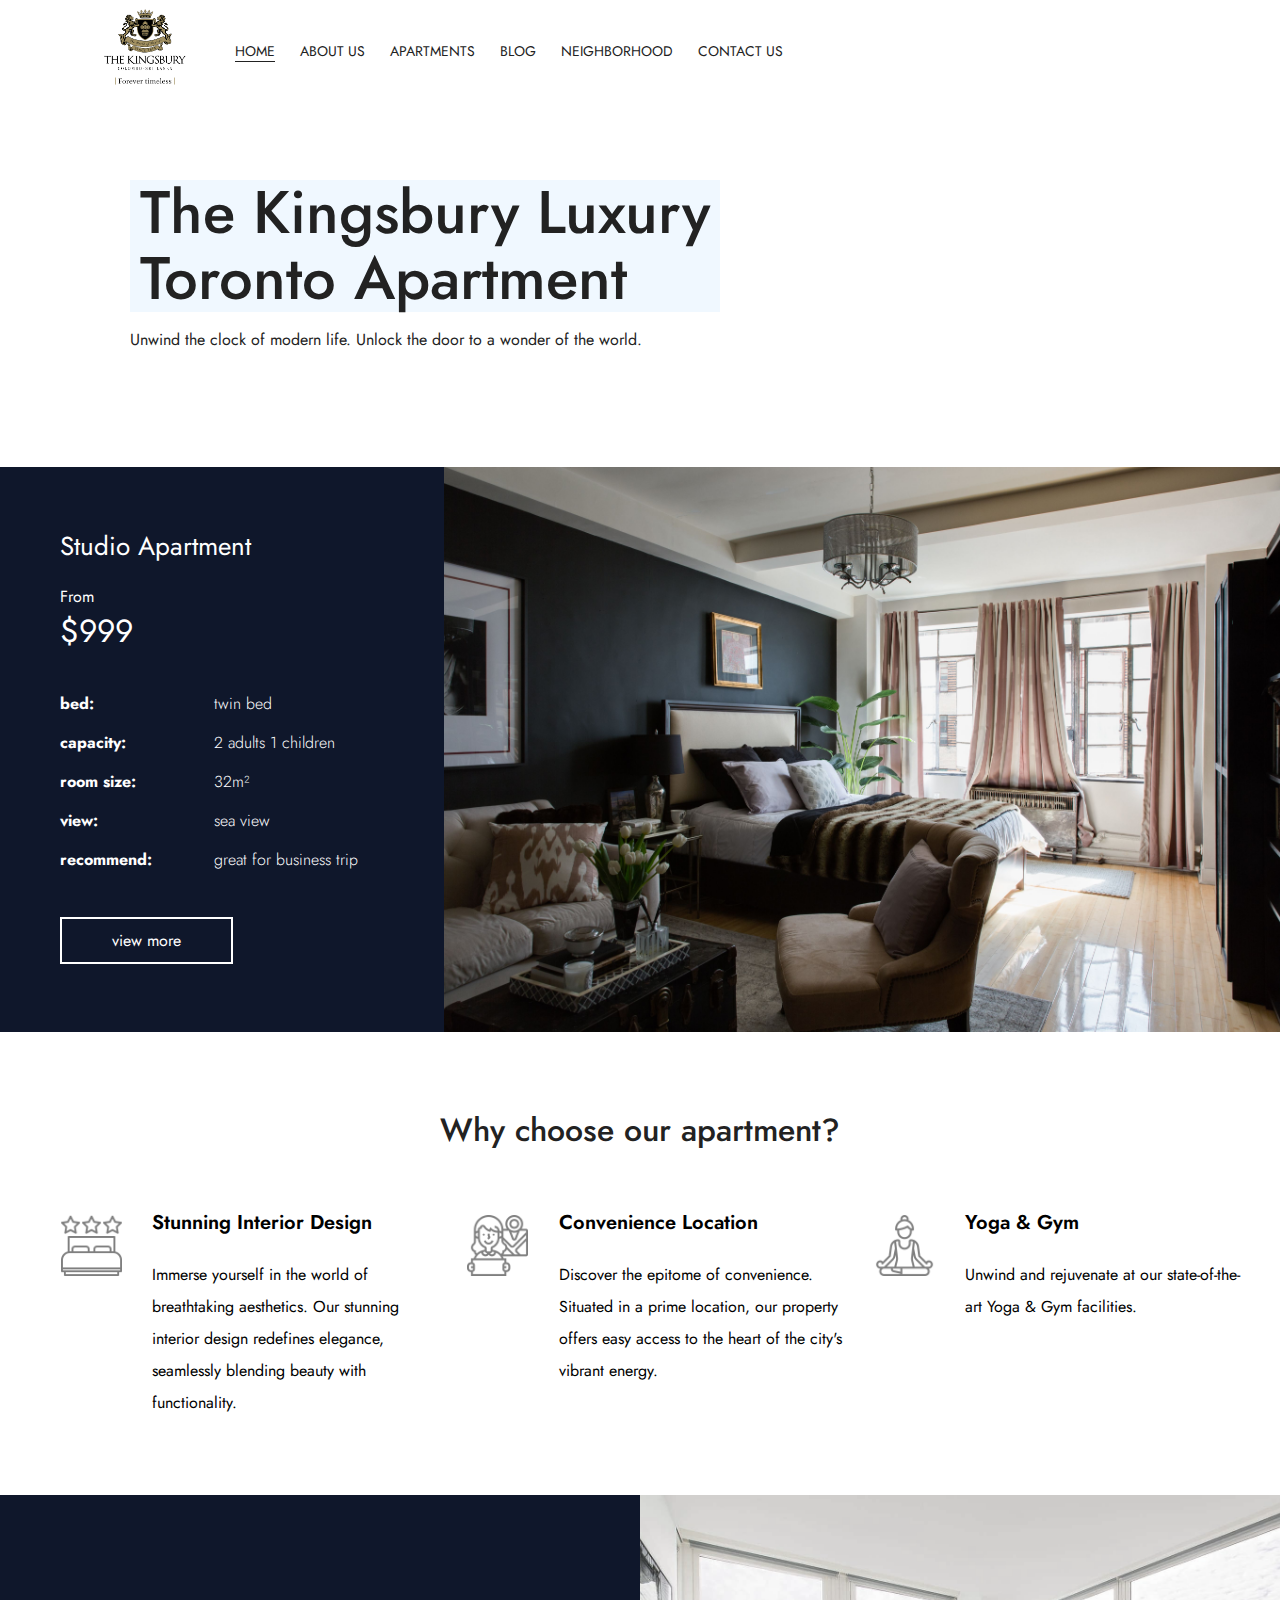
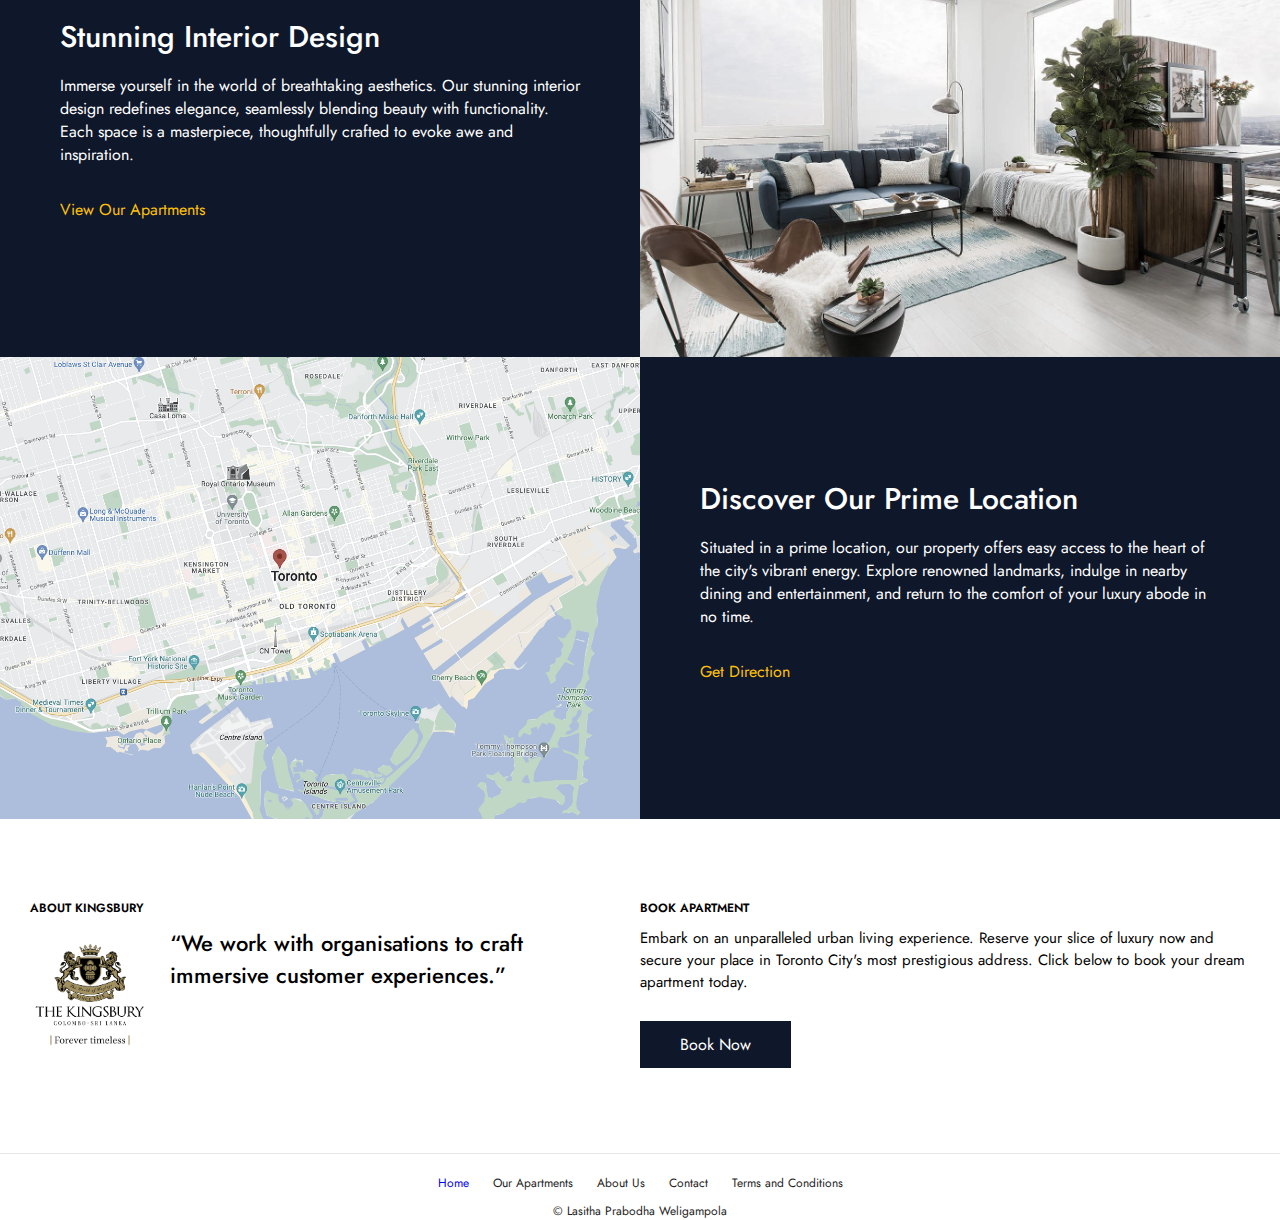
<file: index.html>
<!DOCTYPE html>
<html lang="en">
  <head>
    <meta charset="UTF-8" />
    <meta name="viewport" content="width=device-width, initial-scale=1.0" />
    <meta
      name="description"
      content="Experience luxury living in Toronto at The Kingsbury Apartments. Stunning interior design, convenient location, yoga & gym facilities, and more. Book your dream apartment now."
    />
    <meta
      name="keywords"
      content="Kingsbury Luxury Toronto Apartment, Luxury Living, Interior Design, Convenient Location, Yoga & Gym Facilities"
    />
    <meta name="author" content="The Kingsbury Luxury Toronto Apartment" />
    <meta property="og:title" content="Welcome to The Kingsbury Luxury Toronto Apartment" />
    <meta
      property="og:description"
      content="Welcome to The Kingsbury Luxury Toronto Apartment. Experience unparalleled urban living in our stunning luxury apartments."
    />
    <meta property="og:image" content="https://kingsbury-toronto-website.web.app/assets/images/home/logo.png" />
    <meta property="og:url" content="https://kingsbury-toronto-website.web.app" />
    <meta property="og:type" content="website" />

    <title>The Kingsbury Luxury Toronto Apartment</title>
    <link rel="preconnect" href="https://fonts.googleapis.com" />
    <link rel="preconnect" href="https://fonts.gstatic.com" crossorigin />
    <link rel="stylesheet" href="assets/css/main.css" />
    <link rel="stylesheet" href="assets/css/home.css" />
    <link rel="apple-touch-icon" sizes="180x180" href="/apple-touch-icon.png" />
    <link rel="icon" type="image/png" sizes="32x32" href="/favicon-32x32.png" />
    <link rel="icon" type="image/png" sizes="16x16" href="/favicon-16x16.png" />
    <link rel="manifest" href="/site.webmanifest" />
  </head>
  <body>
    <header class="navigation">
      <div class="logo">
        <img src="assets/images/home/logo.png" alt="The Kingsbury Luxury Toronto Apartment logo" />
      </div>
      <label for="menu" tabindex="0">
        <span></span>
        <span></span>
        <span></span>
      </label>
      <input id="menu" type="checkbox" />
      <nav>
        <a href="index.html" class="active">HOME</a>
        <a href="about-us.html">ABOUT US</a>
        <a href="apartments.html">APARTMENTS</a>
        <a href="blog.html">BLOG</a>
        <a href="explore.html">NEIGHBORHOOD</a>
        <a href="contact.html">CONTACT US</a>
      </nav>
    </header>

    <main class="page-container">
      <section class="top-section">
        <div class="heading-title">
          <h1>The Kingsbury Luxury <br />Toronto Apartment</h1>
        </div>
        <div class="heading-text">
          <p>Unwind the clock of modern life. Unlock the door to a wonder of the world.</p>
        </div>
      </section>

      <section class="rooms full-width">
        <div class="room">
          <div class="room-details">
            <div class="room-name">
              <h2>Studio Apartment</h2>
            </div>
            <div class="room-price">
              <p class="label">From</p>
              <p class="value">$999</p>
            </div>
            <div class="room-properties">
              <div class="property">
                <p class="label">bed:</p>
                <p class="value">twin bed</p>
              </div>
              <div class="property">
                <p class="label">capacity:</p>
                <p class="value">2 adults 1 children</p>
              </div>
              <div class="property">
                <p class="label">room size:</p>
                <p class="value">32m²</p>
              </div>
              <div class="property">
                <p class="label">view:</p>
                <p class="value">sea view</p>
              </div>
              <div class="property">
                <p class="label">recommend:</p>
                <p class="value">great for business trip</p>
              </div>
            </div>
            <div class="view-details">
              <a href="apartments.html" class="link">view more</a>
            </div>
          </div>
          <div class="room-image">
            <img src="assets/images/apartments/luxury-studio-apartment.jpeg" alt="inside the studio apartment" />
          </div>
        </div>
      </section>

      <section class="why-kingsbury">
        <h2>Why choose our apartment?</h2>

        <div class="reasons">
          <div class="reason">
            <div class="image">
              <img src="assets/images/home/bed.png" alt="a bed icon" />
            </div>
            <div class="content">
              <h5>Stunning Interior Design</h5>
              <p>
                Immerse yourself in the world of breathtaking aesthetics. Our stunning interior design redefines
                elegance, seamlessly blending beauty with functionality.
              </p>
            </div>
          </div>
          <div class="reason">
            <div class="image">
              <img src="assets/images/home/maps.png" alt="a location icon" />
            </div>
            <div class="content">
              <h5>Convenience Location</h5>
              <p>
                Discover the epitome of convenience. Situated in a prime location, our property offers easy access to
                the heart of the city's vibrant energy.
              </p>
            </div>
          </div>

          <div class="reason">
            <div class="image">
              <img src="assets/images/home/yoga.png" alt="a yoga position icon" />
            </div>
            <div class="content">
              <h5>Yoga & Gym</h5>
              <p>Unwind and rejuvenate at our state-of-the-art Yoga & Gym facilities.</p>
            </div>
          </div>
        </div>
      </section>

      <section class="interior-design full-width">
        <div class="content">
          <h1>Stunning Interior Design</h1>
          <p>
            Immerse yourself in the world of breathtaking aesthetics. Our stunning interior design redefines elegance,
            seamlessly blending beauty with functionality. Each space is a masterpiece, thoughtfully crafted to evoke
            awe and inspiration.
          </p>
          <div class="link">
            <a href="apartments.html">View Our Apartments</a>
          </div>
        </div>
        <div class="image">
          <img
            src="assets/images/apartments/smart-layout-for-studio-apartment.jpeg"
            alt="Interior design of a luxury studio apartment"
            role="img"
            aria-label="Interior design of a luxury studio apartment"
          />
        </div>
      </section>

      <section class="our-location full-width">
        <div class="map">
          <img
            src="assets/images/general/map.png"
            alt="Map showing the location of The Kingsbury Apartments"
            role="img"
            aria-label="Map showing the location of The Kingsbury Apartments"
          />
        </div>
        <div class="content">
          <h1>Discover Our Prime Location</h1>
          <p>
            Situated in a prime location, our property offers easy access to the heart of the city's vibrant energy.
            Explore renowned landmarks, indulge in nearby dining and entertainment, and return to the comfort of your
            luxury abode in no time.
          </p>
          <div class="link">
            <a href="contact.html">Get Direction</a>
          </div>
        </div>
      </section>
    </main>
    <footer>
      <div class="upper-footer">
        <section class="about">
          <h2>About Kingsbury</h2>
          <div class="logo-wrapper">
            <div class="logo">
              <img src="assets/images/home/logo.png" alt="The Kingsbury Luxury Toronto Apartment logo" />
            </div>

            <p>“We work with organisations to craft immersive customer experiences.”</p>
          </div>
        </section>

        <section class="book-apartment">
          <h2>Book Apartment</h2>
          <div class="content">
            <p>
              Embark on an unparalleled urban living experience. Reserve your slice of luxury now and secure your place
              in Toronto City's most prestigious address. Click below to book your dream apartment today.
            </p>

            <div class="link">
              <a href="contact.html">Book Now</a>
            </div>
          </div>
        </section>
      </div>
      <div class="bottom-footer">
        <section class="footer-nav full-width">
          <nav>
            <a href="index.html">Home</a>
            <a href="apartments.html">Our Apartments</a>
            <a href="about-us.html">About Us</a>
            <a href="contact.html">Contact</a>
            <a href="#">Terms and Conditions</a>
          </nav>
        </section>

        <section class="copyright">
          <p>© Lasitha Prabodha Weligampola</p>
        </section>
      </div>
    </footer>
  </body>
</html>
</file>
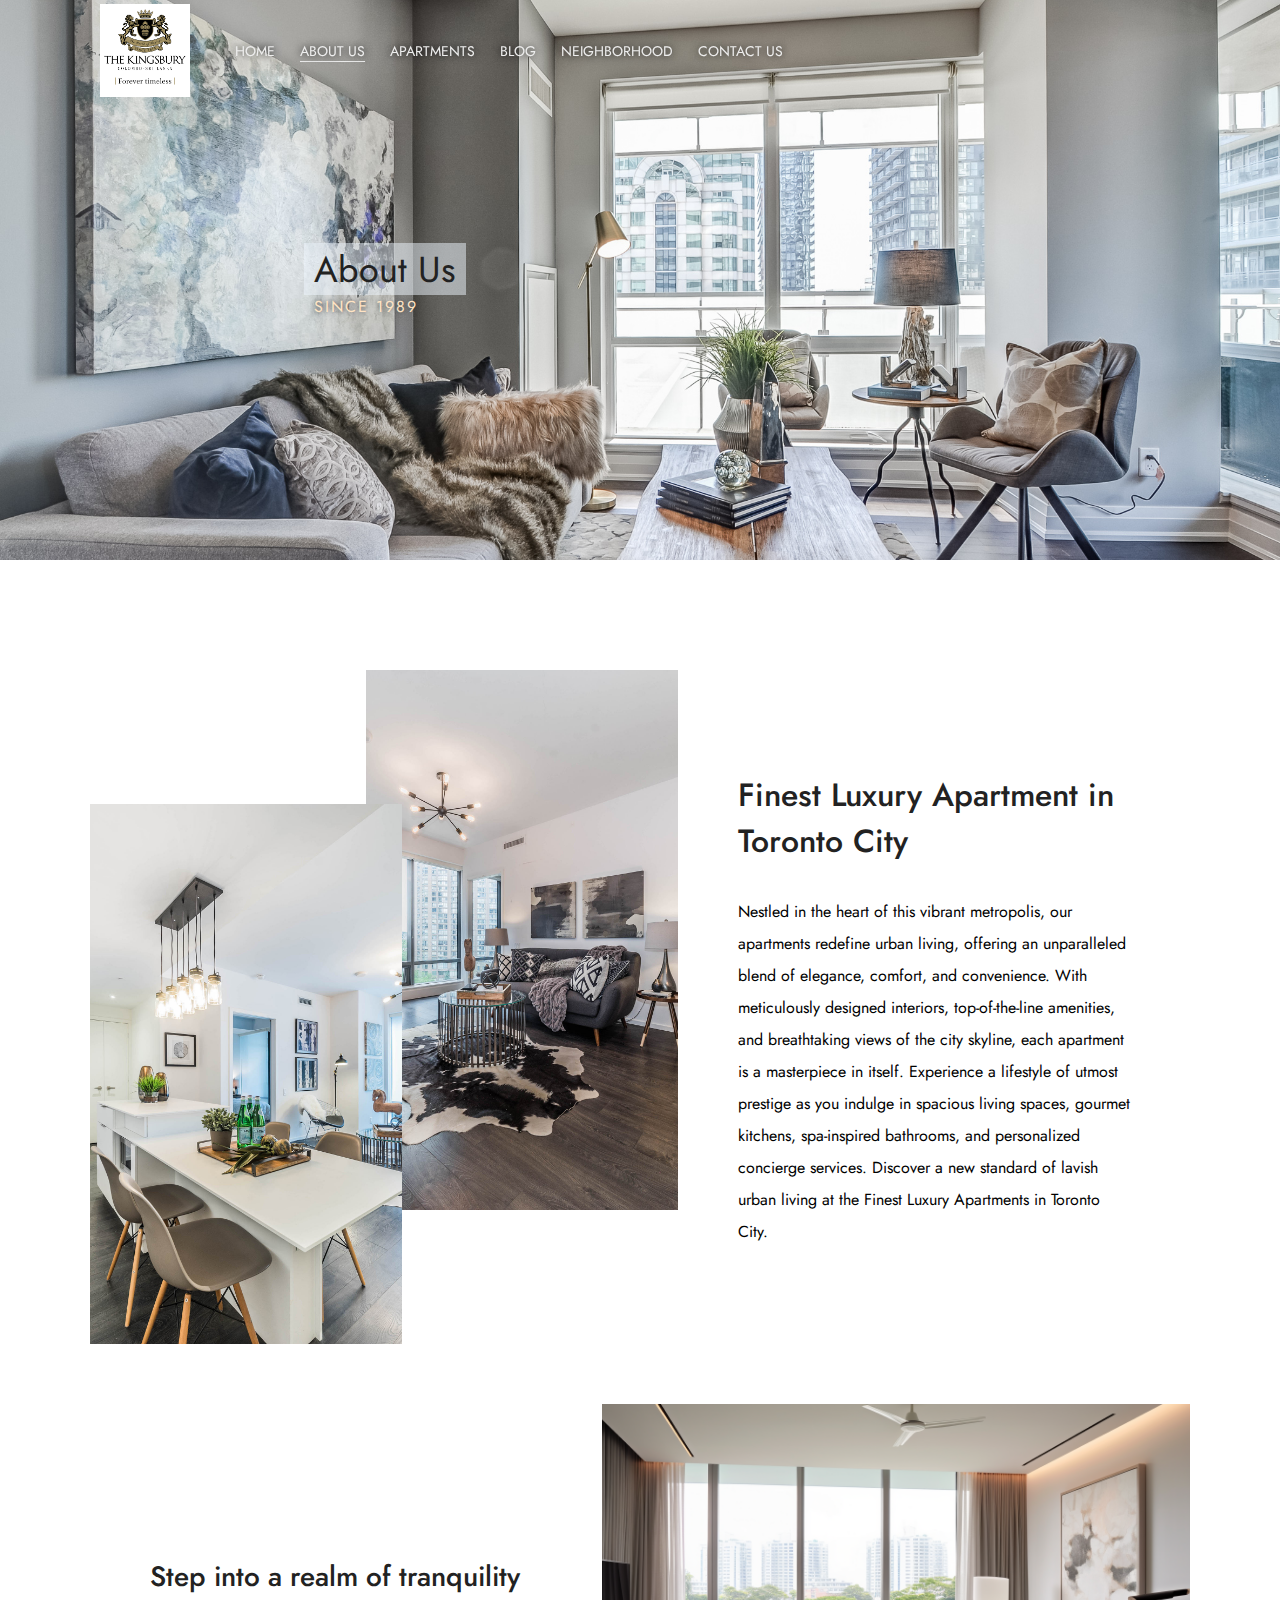
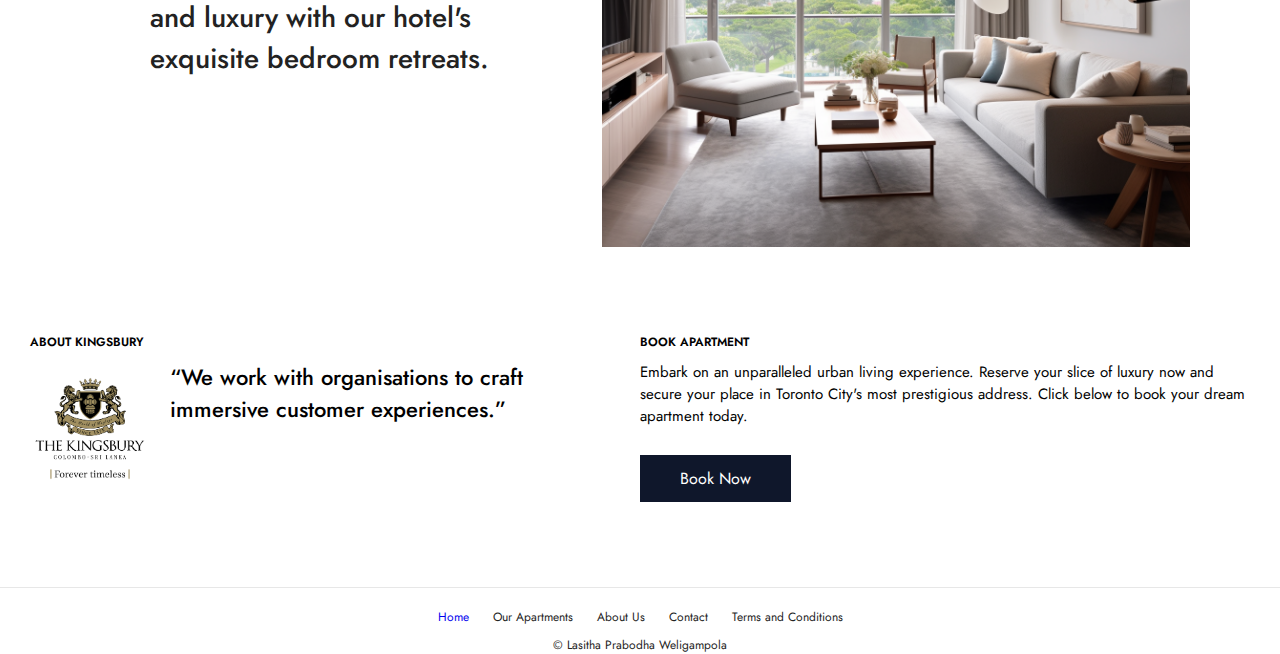
<file: about-us.html>
<!DOCTYPE html>
<html lang="en">
  <head>
    <meta charset="UTF-8" />
    <meta name="viewport" content="width=device-width, initial-scale=1.0" />
    <meta
      name="description"
      content="Discover the Finest Luxury Apartments in Toronto City. Experience urban living at its best with elegant interiors, amenities, and stunning city views."
    />
    <meta name="keywords" content="About Us, Luxury Apartment, Toronto, Customer Experience" />
    <meta name="author" content="The Kingsbury Luxury Toronto Apartment" />

    <meta property="og:title" content="About Us - The Kingsbury Luxury Toronto Apartment" />
    <meta
      property="og:description"
      content="Learn about The Kingsbury Luxury Toronto Apartment's philosophy and values. Discover how we craft immersive customer experiences."
    />
    <meta property="og:image" content="https://kingsbury-toronto-website.web.app/assets/images/home/logo.png" />
    <meta property="og:url" content="https://kingsbury-toronto-website.web.app/about-us.html" />
    <meta property="og:type" content="website" />

    <title>About Us - The Kingsbury Luxury Toronto Apartment</title>
    <link rel="preconnect" href="https://fonts.googleapis.com" />
    <link rel="preconnect" href="https://fonts.gstatic.com" crossorigin />
    <link rel="stylesheet" href="assets/css/main.css" />
    <link rel="stylesheet" href="assets/css/about-us.css" />
    <link rel="apple-touch-icon" sizes="180x180" href="/apple-touch-icon.png" />
    <link rel="icon" type="image/png" sizes="32x32" href="/favicon-32x32.png" />
    <link rel="icon" type="image/png" sizes="16x16" href="/favicon-16x16.png" />
    <link rel="manifest" href="/site.webmanifest" />
  </head>
  <body>
    <header class="navigation">
      <div class="logo">
        <img src="assets/images/home/logo.png" alt="The Kingsbury Luxury Toronto Apartment logo" />
      </div>
      <label for="menu" tabindex="0">
        <span></span>
        <span></span>
        <span></span>
      </label>
      <input id="menu" type="checkbox" />
      <nav>
        <a href="index.html">HOME</a>
        <a href="about-us.html" class="active">ABOUT US</a>
        <a href="apartments.html">APARTMENTS</a>
        <a href="blog.html">BLOG</a>
        <a href="explore.html">NEIGHBORHOOD</a>
        <a href="contact.html">CONTACT US</a>
      </nav>
    </header>

    <main class="page-container">
      <section class="about-us full-width">
        <div class="heading-title">
          <h1>About Us</h1>
        </div>
        <div class="heading-text">
          <p>Since 1989</p>
        </div>
      </section>
      <section class="finest">
        <div class="images">
          <img
            src="assets/images/apartments/condo-2.jpeg"
            alt="A view of a condo apartment in Kingsbury Toronto"
            id="imgcondo"
          />
          <img
            src="assets/images/apartments/condo.jpeg"
            alt="A view of another condo apartment in Kingsbury Toronto"
            id="imgcondo2"
          />
        </div>
        <div class="content">
          <h1>Finest Luxury Apartment in Toronto City</h1>
          <p>
            Nestled in the heart of this vibrant metropolis, our apartments redefine urban living, offering an
            unparalleled blend of elegance, comfort, and convenience. With meticulously designed interiors,
            top-of-the-line amenities, and breathtaking views of the city skyline, each apartment is a masterpiece in
            itself. Experience a lifestyle of utmost prestige as you indulge in spacious living spaces, gourmet
            kitchens, spa-inspired bathrooms, and personalized concierge services. Discover a new standard of lavish
            urban living at the Finest Luxury Apartments in Toronto City.
          </p>
        </div>
      </section>

      <section class="view">
        <div class="content">
          <h2>Step into a realm of tranquility and luxury with our hotel's exquisite bedroom retreats.</h2>
        </div>
        <div class="images">
          <img
            src="assets/images/apartments/condo-living.webp"
            alt="a calming view of a condo apartment in Kingsbury Toronto"
            id="imgview"
          />
        </div>
      </section>
    </main>
    <footer>
      <div class="upper-footer">
        <section class="about">
          <h2>About Kingsbury</h2>
          <div class="logo-wrapper">
            <div class="logo">
              <img src="assets/images/home/logo.png" alt="The Kingsbury Luxury Toronto Apartment logo" />
            </div>

            <p>“We work with organisations to craft immersive customer experiences.”</p>
          </div>
        </section>

        <section class="book-apartment">
          <h2>Book Apartment</h2>
          <div class="content">
            <p>
              Embark on an unparalleled urban living experience. Reserve your slice of luxury now and secure your place
              in Toronto City's most prestigious address. Click below to book your dream apartment today.
            </p>

            <div class="link">
              <a href="contact.html">Book Now</a>
            </div>
          </div>
        </section>
      </div>
      <div class="bottom-footer">
        <section class="footer-nav full-width">
          <nav>
            <a href="index.html">Home</a>
            <a href="apartments.html">Our Apartments</a>
            <a href="about-us.html">About Us</a>
            <a href="contact.html">Contact</a>
            <a href="#">Terms and Conditions</a>
          </nav>
        </section>

        <section class="copyright">
          <p>© Lasitha Prabodha Weligampola</p>
        </section>
      </div>
    </footer>
  </body>
</html>
</file>
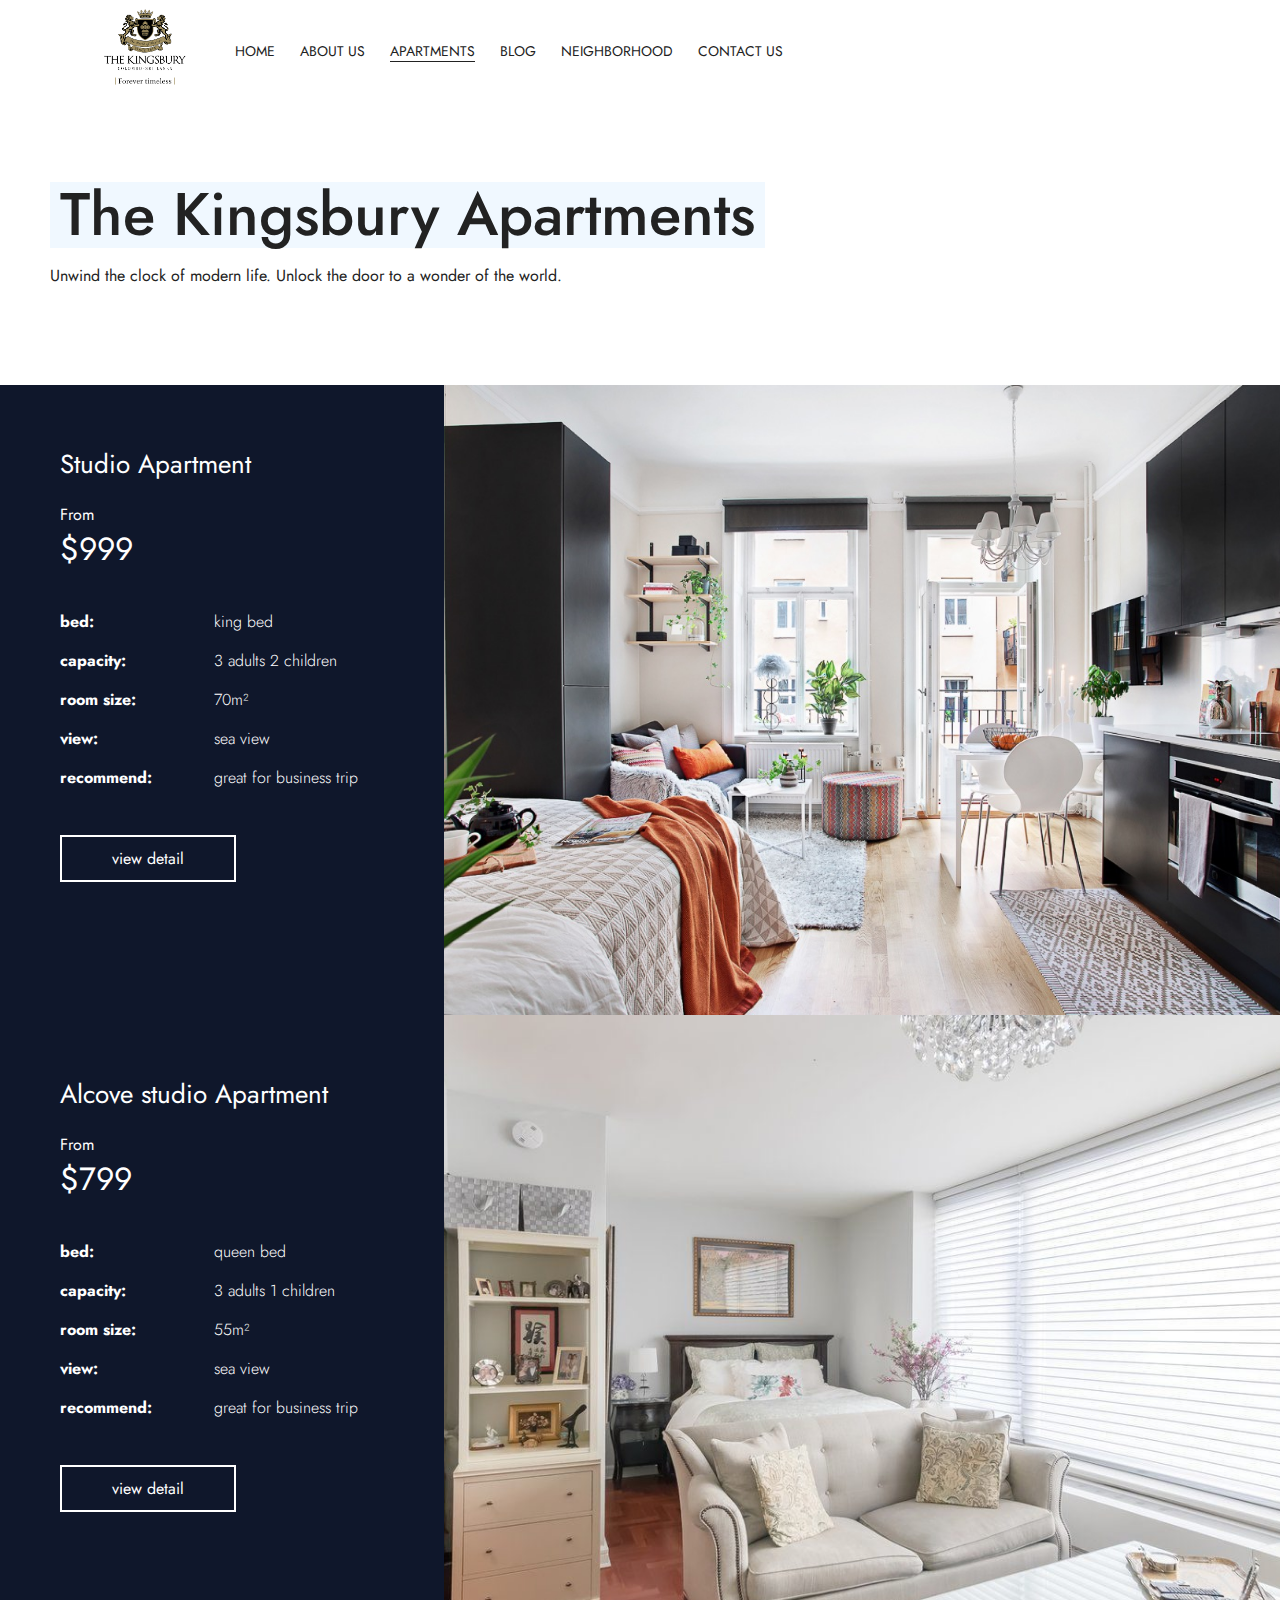
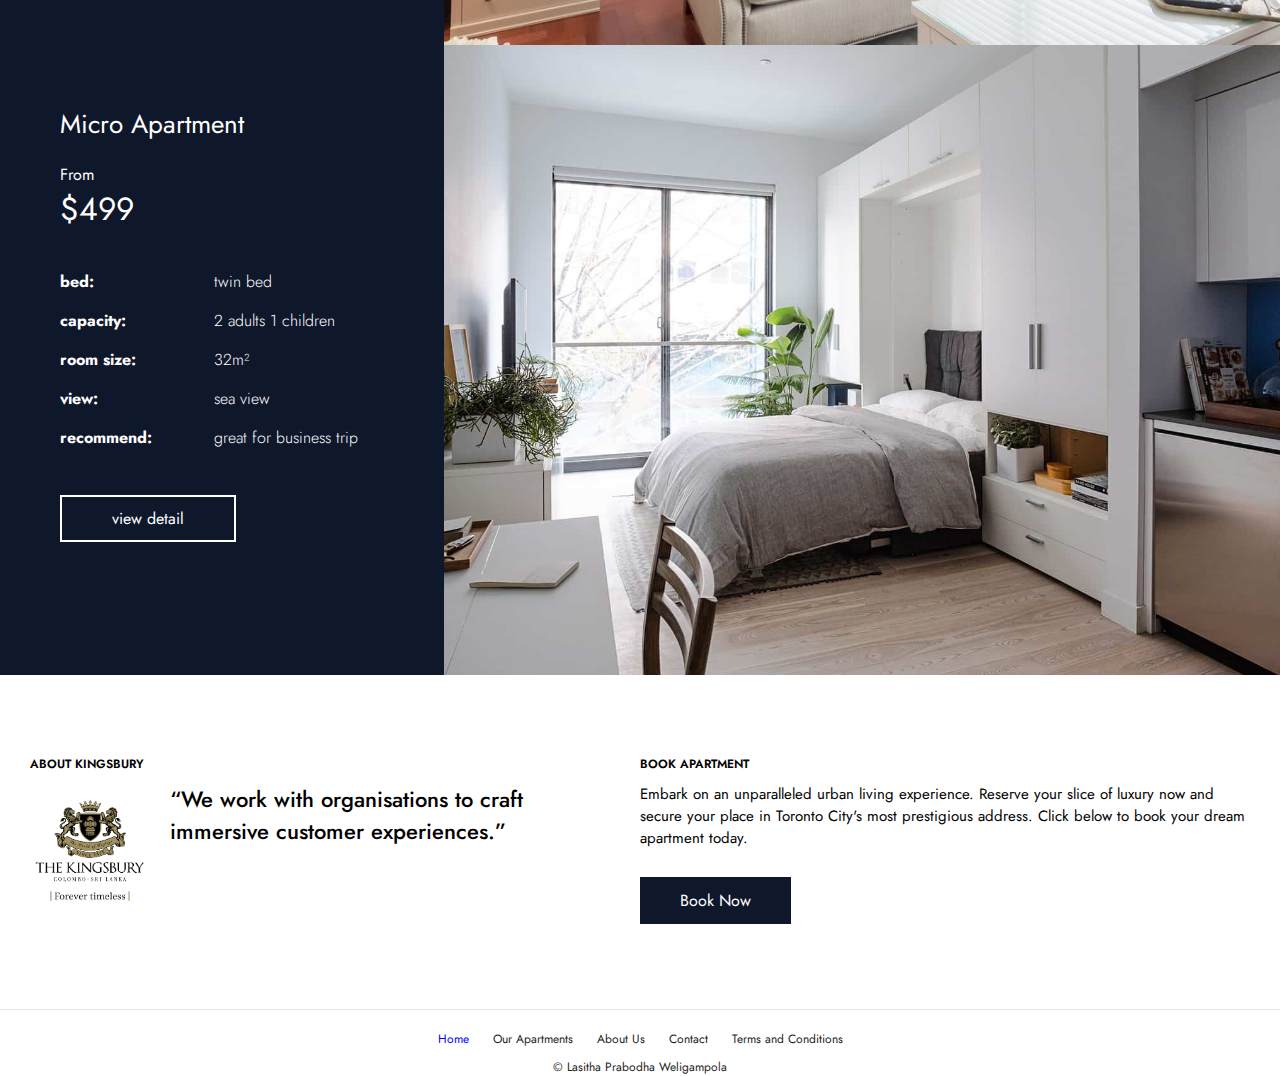
<file: apartments.html>
<!DOCTYPE html>
<html lang="en">
  <head>
    <meta charset="UTF-8" />
    <meta name="viewport" content="width=device-width, initial-scale=1.0" />
    <meta
      name="description"
      content="Experience luxurious apartments at The Kingsbury. Choose from a variety of stylish rooms with sea views. Book now and indulge in a world of comfort and elegance."
    />
    <meta name="keywords" content="luxury apartments, sea view rooms, The Kingsbury, Toronto accommodation" />
    <meta name="author" content="The Kingsbury Luxury Toronto Apartment" />
    <meta property="og:title" content="Luxury Apartments - The Kingsbury Luxury Toronto Apartment" />
    <meta
      property="og:description"
      content="Explore our luxury apartments at The Kingsbury Luxury Toronto Apartment. Choose from a range of beautifully designed studios and alcove studios for your urban living experience."
    />
    <meta property="og:image" content="https://kingsbury-toronto-website.web.app/assets/images/home/logo.png" />
    <meta property="og:url" content="https://kingsbury-toronto-website.web.app/apartments.html" />
    <meta property="og:type" content="website" />

    <title>Luxury Apartments - The Kingsbury Luxury Toronto Apartment</title>
    <link rel="preconnect" href="https://fonts.googleapis.com" />
    <link rel="preconnect" href="https://fonts.gstatic.com" crossorigin />
    <link rel="stylesheet" href="assets/css/main.css" />
    <link rel="stylesheet" href="assets/css/apartments.css" />
    <link rel="apple-touch-icon" sizes="180x180" href="/apple-touch-icon.png" />
    <link rel="icon" type="image/png" sizes="32x32" href="/favicon-32x32.png" />
    <link rel="icon" type="image/png" sizes="16x16" href="/favicon-16x16.png" />
    <link rel="manifest" href="/site.webmanifest" />
  </head>
  <body>
    <header class="navigation">
      <div class="logo">
        <img src="assets/images/home/logo.png" alt="The Kingsbury Luxury Toronto Apartment logo" />
      </div>
      <label for="menu" tabindex="0">
        <span></span>
        <span></span>
        <span></span>
      </label>
      <input id="menu" type="checkbox" />
      <nav>
        <a href="index.html">HOME</a>
        <a href="about-us.html">ABOUT US</a>
        <a href="apartments.html" class="active">APARTMENTS</a>
        <a href="blog.html">BLOG</a>
        <a href="explore.html">NEIGHBORHOOD</a>
        <a href="contact.html">CONTACT US</a>
      </nav>
    </header>

    <main class="page-container">
      <section class="top-section">
        <div class="heading-title">
          <h1>The Kingsbury Apartments</h1>
        </div>
        <div class="heading-text">
          <p>Unwind the clock of modern life. Unlock the door to a wonder of the world.</p>
        </div>
      </section>

      <section class="apartments full-width">
        <div class="room">
          <div class="room-details">
            <div class="room-name">
              <h2>Studio Apartment</h2>
            </div>
            <div class="room-price">
              <p class="label">From</p>
              <p class="value">$999</p>
            </div>
            <div class="room-properties">
              <div class="property">
                <p class="label">bed:</p>
                <p class="value">king bed</p>
              </div>
              <div class="property">
                <p class="label">capacity:</p>
                <p class="value">3 adults 2 children</p>
              </div>
              <div class="property">
                <p class="label">room size:</p>
                <p class="value">70m²</p>
              </div>
              <div class="property">
                <p class="label">view:</p>
                <p class="value">sea view</p>
              </div>
              <div class="property">
                <p class="label">recommend:</p>
                <p class="value">great for business trip</p>
              </div>
            </div>
            <div class="view-details">
              <a href="#" class="link">view detail</a>
            </div>
          </div>
          <div class="room-image">
            <img src="assets/images/apartments/Studio-apartment.jpeg" alt="inside the studio apartment" />
          </div>
        </div>
        <div class="room">
          <div class="room-details">
            <div class="room-name">
              <h2>Alcove studio Apartment</h2>
            </div>
            <div class="room-price">
              <p class="label">From</p>
              <p class="value">$799</p>
            </div>
            <div class="room-properties">
              <div class="property">
                <p class="label">bed:</p>
                <p class="value">queen bed</p>
              </div>
              <div class="property">
                <p class="label">capacity:</p>
                <p class="value">3 adults 1 children</p>
              </div>
              <div class="property">
                <p class="label">room size:</p>
                <p class="value">55m²</p>
              </div>
              <div class="property">
                <p class="label">view:</p>
                <p class="value">sea view</p>
              </div>
              <div class="property">
                <p class="label">recommend:</p>
                <p class="value">great for business trip</p>
              </div>
            </div>
            <div class="view-details">
              <a href="#" class="link">view detail</a>
            </div>
          </div>
          <div class="room-image">
            <img src="assets/images/apartments/Alcove-Studio-Apartment.jpeg" alt="inside the alcove studio apartment" />
          </div>
        </div>
        <div class="room">
          <div class="room-details">
            <div class="room-name">
              <h2>Micro Apartment</h2>
            </div>
            <div class="room-price">
              <p class="label">From</p>
              <p class="value">$499</p>
            </div>
            <div class="room-properties">
              <div class="property">
                <p class="label">bed:</p>
                <p class="value">twin bed</p>
              </div>
              <div class="property">
                <p class="label">capacity:</p>
                <p class="value">2 adults 1 children</p>
              </div>
              <div class="property">
                <p class="label">room size:</p>
                <p class="value">32m²</p>
              </div>
              <div class="property">
                <p class="label">view:</p>
                <p class="value">sea view</p>
              </div>
              <div class="property">
                <p class="label">recommend:</p>
                <p class="value">great for business trip</p>
              </div>
            </div>
            <div class="view-details">
              <a href="#" class="link">view detail</a>
            </div>
          </div>
          <div class="room-image">
            <img src="assets/images/apartments/micro-apartment.jpeg" alt="inside the micro apartment" />
          </div>
        </div>
      </section>
    </main>
    <footer>
      <div class="upper-footer">
        <section class="about">
          <h2>About Kingsbury</h2>
          <div class="logo-wrapper">
            <div class="logo">
              <img src="assets/images/home/logo.png" alt="The Kingsbury Luxury Toronto Apartment logo" />
            </div>

            <p>“We work with organisations to craft immersive customer experiences.”</p>
          </div>
        </section>

        <section class="book-apartment">
          <h2>Book Apartment</h2>
          <div class="content">
            <p>
              Embark on an unparalleled urban living experience. Reserve your slice of luxury now and secure your place
              in Toronto City's most prestigious address. Click below to book your dream apartment today.
            </p>

            <div class="link">
              <a href="contact.html">Book Now</a>
            </div>
          </div>
        </section>
      </div>
      <div class="bottom-footer">
        <section class="footer-nav full-width">
          <nav>
            <a href="index.html">Home</a>
            <a href="apartments.html">Our Apartments</a>
            <a href="about-us.html">About Us</a>
            <a href="contact.html">Contact</a>
            <a href="#">Terms and Conditions</a>
          </nav>
        </section>

        <section class="copyright">
          <p>© Lasitha Prabodha Weligampola</p>
        </section>
      </div>
    </footer>
  </body>
</html>
</file>
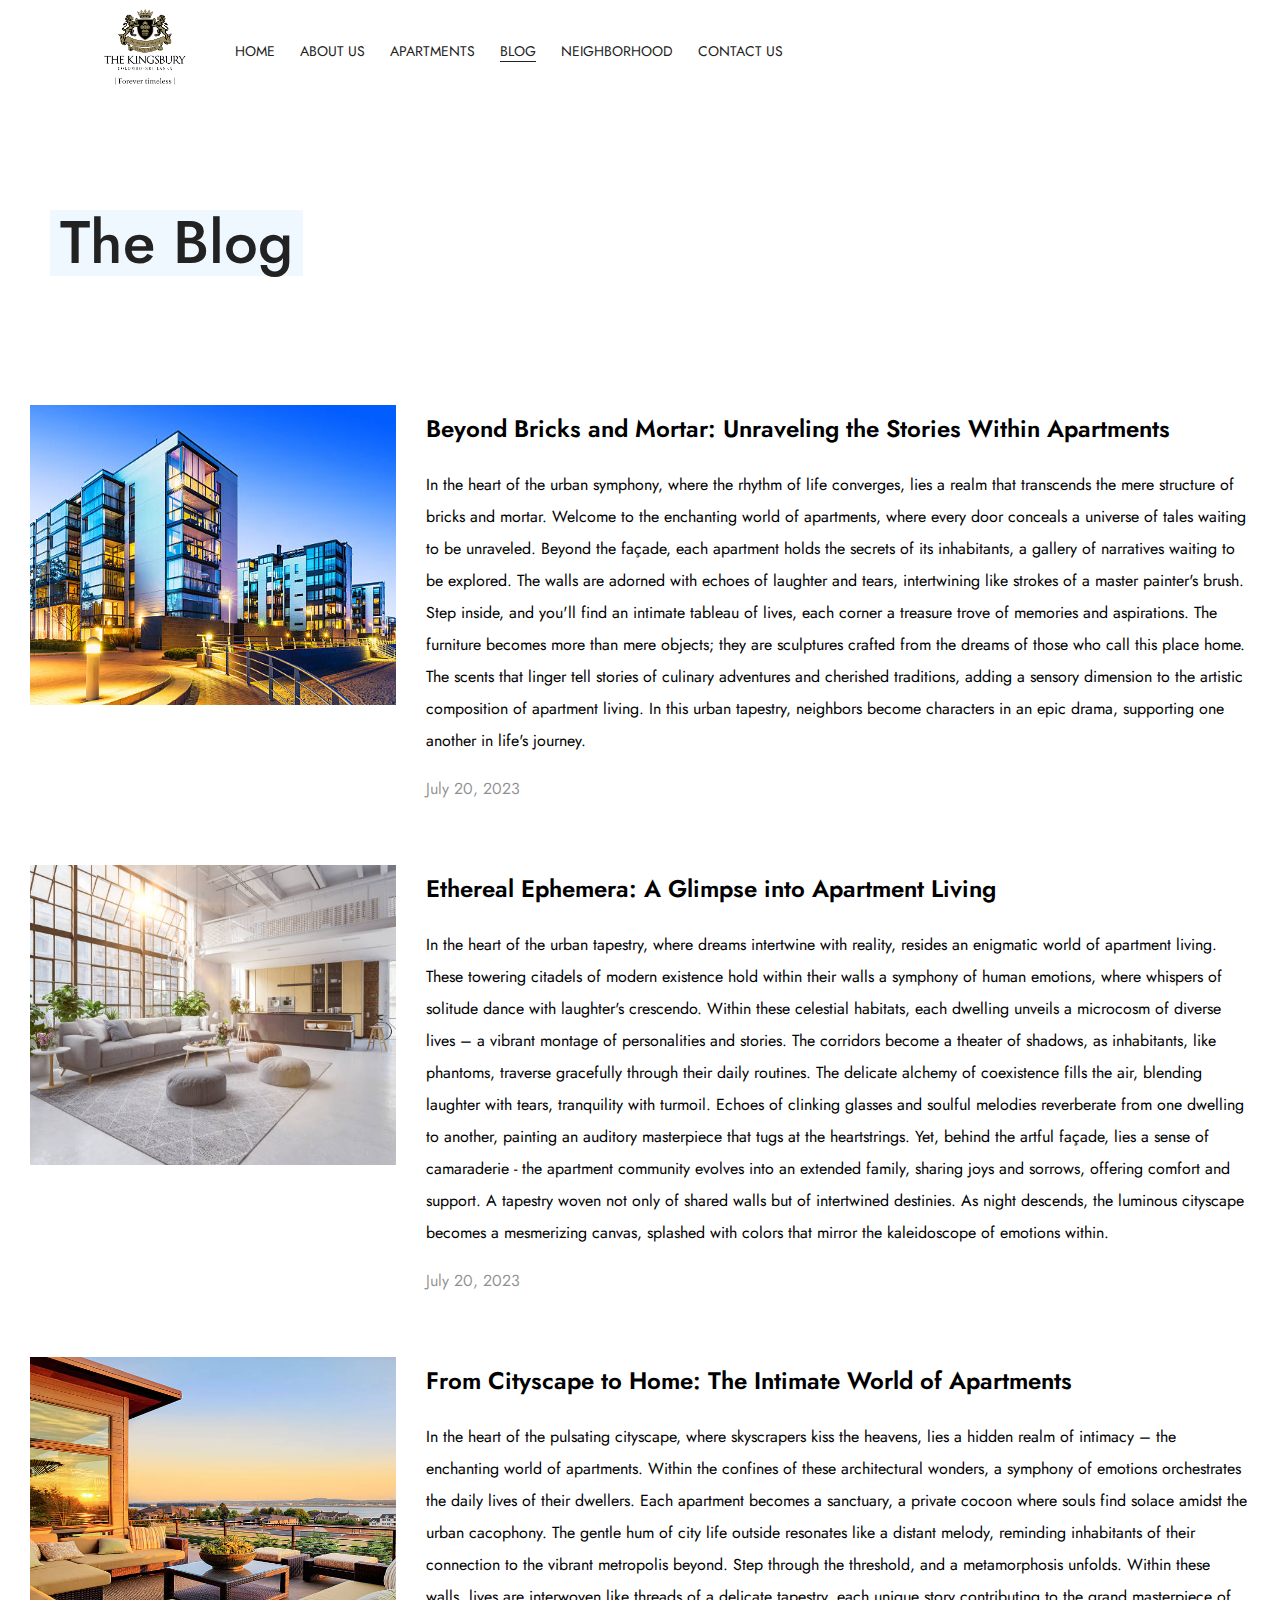
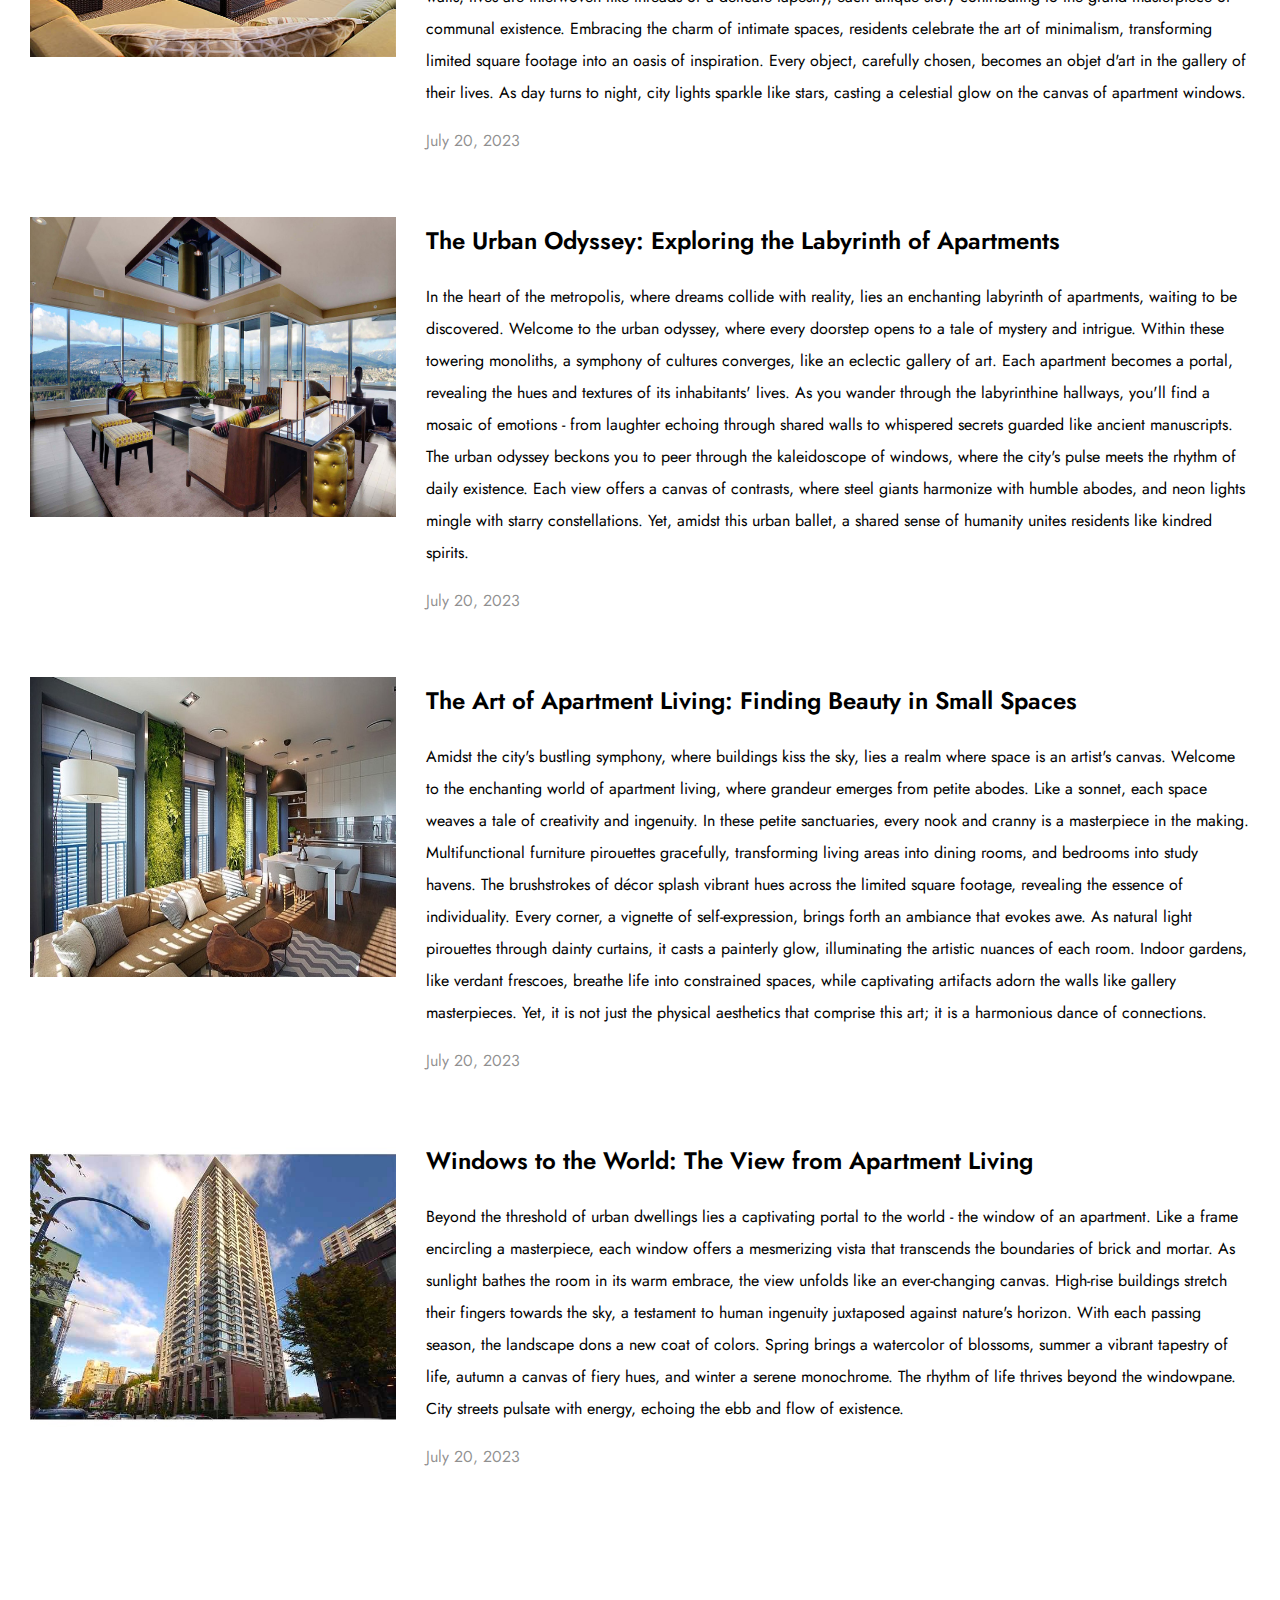
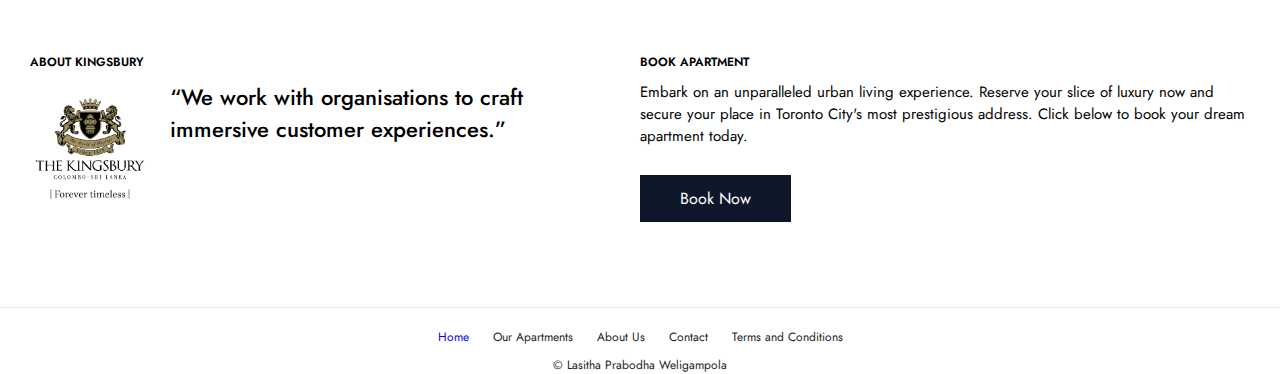
<file: blog.html>
<!DOCTYPE html>
<html lang="en">
  <head>
    <meta charset="UTF-8" />
    <meta name="viewport" content="width=device-width, initial-scale=1.0" />
    <meta
      name="description"
      content="Explore the world of apartment living through our blog. Discover stories of urban existence, design, and community at The Kingsbury Luxury Toronto Apartment."
    />
    <meta name="keywords" content="apartment living, urban lifestyle, design, community, Toronto luxury apartments" />
    <meta name="author" content="The Kingsbury Luxury Toronto Apartment" />
    <meta property="og:title" content="Blogs - The Kingsbury Luxury Toronto Apartment" />
    <meta
      property="og:description"
      content="Read the latest articles and blogs about urban living, interior design, and lifestyle at The Kingsbury Luxury Toronto Apartment. Stay updated with our insights and tips."
    />
    <meta property="og:image" content="https://kingsbury-toronto-website.web.app/assets/images/home/logo.png" />
    <meta property="og:url" content="https://kingsbury-toronto-website.web.app/blog.html" />
    <meta property="og:type" content="website" />

    <title>Blog - Exploring Apartment Living | The Kingsbury Luxury Toronto Apartment</title>
    <link rel="preconnect" href="https://fonts.googleapis.com" />
    <link rel="preconnect" href="https://fonts.gstatic.com" crossorigin />
    <link rel="stylesheet" href="assets/css/main.css" />
    <link rel="stylesheet" href="assets/css/blog.css" />
    <link rel="apple-touch-icon" sizes="180x180" href="/apple-touch-icon.png" />
    <link rel="icon" type="image/png" sizes="32x32" href="/favicon-32x32.png" />
    <link rel="icon" type="image/png" sizes="16x16" href="/favicon-16x16.png" />
    <link rel="manifest" href="/site.webmanifest" />
  </head>
  <body>
    <header class="navigation">
      <div class="logo">
        <img src="assets/images/home/logo.png" alt="The Kingsbury Luxury Toronto Apartment logo" />
      </div>
      <label for="menu" tabindex="0">
        <span></span>
        <span></span>
        <span></span>
      </label>
      <input id="menu" type="checkbox" />
      <nav>
        <a href="index.html">HOME</a>
        <a href="about-us.html">ABOUT US</a>
        <a href="apartments.html">APARTMENTS</a>
        <a href="blog.html" class="active">BLOG</a>
        <a href="explore.html">NEIGHBORHOOD</a>
        <a href="contact.html">CONTACT US</a>
      </nav>
    </header>

    <main class="page-container">
      <section class="top-section">
        <div class="heading-title">
          <h1>The Blog</h1>
        </div>
      </section>

      <!--  -->
      <div class="width-limiter">
        <section class="blog">
          <div class="blogposts">
            <div class="post">
              <div class="image">
                <img
                  src="assets/images/blog/1.jpg"
                  alt="Beyond Bricks and Mortar: Unraveling the Stories Within Apartments"
                />
              </div>
              <div class="content">
                <h5>Beyond Bricks and Mortar: Unraveling the Stories Within Apartments</h5>
                <p>
                  In the heart of the urban symphony, where the rhythm of life converges, lies a realm that transcends
                  the mere structure of bricks and mortar. Welcome to the enchanting world of apartments, where every
                  door conceals a universe of tales waiting to be unraveled. Beyond the façade, each apartment holds the
                  secrets of its inhabitants, a gallery of narratives waiting to be explored. The walls are adorned with
                  echoes of laughter and tears, intertwining like strokes of a master painter's brush. Step inside, and
                  you'll find an intimate tableau of lives, each corner a treasure trove of memories and aspirations.
                  The furniture becomes more than mere objects; they are sculptures crafted from the dreams of those who
                  call this place home. The scents that linger tell stories of culinary adventures and cherished
                  traditions, adding a sensory dimension to the artistic composition of apartment living. In this urban
                  tapestry, neighbors become characters in an epic drama, supporting one another in life's journey.
                </p>
                <span class="date">July 20, 2023</span>
              </div>
            </div>

            <div class="post">
              <div class="image">
                <img src="assets/images/blog/2.jpg" alt="Ethereal Ephemera: A Glimpse into Apartment Living" />
              </div>
              <div class="content">
                <h5>Ethereal Ephemera: A Glimpse into Apartment Living</h5>
                <p>
                  In the heart of the urban tapestry, where dreams intertwine with reality, resides an enigmatic world
                  of apartment living. These towering citadels of modern existence hold within their walls a symphony of
                  human emotions, where whispers of solitude dance with laughter's crescendo. Within these celestial
                  habitats, each dwelling unveils a microcosm of diverse lives – a vibrant montage of personalities and
                  stories. The corridors become a theater of shadows, as inhabitants, like phantoms, traverse gracefully
                  through their daily routines. The delicate alchemy of coexistence fills the air, blending laughter
                  with tears, tranquility with turmoil. Echoes of clinking glasses and soulful melodies reverberate from
                  one dwelling to another, painting an auditory masterpiece that tugs at the heartstrings. Yet, behind
                  the artful façade, lies a sense of camaraderie - the apartment community evolves into an extended
                  family, sharing joys and sorrows, offering comfort and support. A tapestry woven not only of shared
                  walls but of intertwined destinies. As night descends, the luminous cityscape becomes a mesmerizing
                  canvas, splashed with colors that mirror the kaleidoscope of emotions within.
                </p>
                <span class="date">July 20, 2023</span>
              </div>
            </div>

            <div class="post">
              <div class="image">
                <img src="assets/images/blog/3.jpg" alt="From Cityscape to Home: The Intimate World of Apartments" />
              </div>
              <div class="content">
                <h5>From Cityscape to Home: The Intimate World of Apartments</h5>
                <p>
                  In the heart of the pulsating cityscape, where skyscrapers kiss the heavens, lies a hidden realm of
                  intimacy – the enchanting world of apartments. Within the confines of these architectural wonders, a
                  symphony of emotions orchestrates the daily lives of their dwellers. Each apartment becomes a
                  sanctuary, a private cocoon where souls find solace amidst the urban cacophony. The gentle hum of city
                  life outside resonates like a distant melody, reminding inhabitants of their connection to the vibrant
                  metropolis beyond. Step through the threshold, and a metamorphosis unfolds. Within these walls, lives
                  are interwoven like threads of a delicate tapestry, each unique story contributing to the grand
                  masterpiece of communal existence. Embracing the charm of intimate spaces, residents celebrate the art
                  of minimalism, transforming limited square footage into an oasis of inspiration. Every object,
                  carefully chosen, becomes an objet d'art in the gallery of their lives. As day turns to night, city
                  lights sparkle like stars, casting a celestial glow on the canvas of apartment windows.
                </p>
                <span class="date">July 20, 2023</span>
              </div>
            </div>

            <div class="post">
              <div class="image">
                <img src="assets/images/blog/4.jpg" alt="The Urban Odyssey: Exploring the Labyrinth of Apartments" />
              </div>
              <div class="content">
                <h5>The Urban Odyssey: Exploring the Labyrinth of Apartments</h5>
                <p>
                  In the heart of the metropolis, where dreams collide with reality, lies an enchanting labyrinth of
                  apartments, waiting to be discovered. Welcome to the urban odyssey, where every doorstep opens to a
                  tale of mystery and intrigue. Within these towering monoliths, a symphony of cultures converges, like
                  an eclectic gallery of art. Each apartment becomes a portal, revealing the hues and textures of its
                  inhabitants' lives. As you wander through the labyrinthine hallways, you'll find a mosaic of emotions
                  - from laughter echoing through shared walls to whispered secrets guarded like ancient manuscripts.
                  The urban odyssey beckons you to peer through the kaleidoscope of windows, where the city's pulse
                  meets the rhythm of daily existence. Each view offers a canvas of contrasts, where steel giants
                  harmonize with humble abodes, and neon lights mingle with starry constellations. Yet, amidst this
                  urban ballet, a shared sense of humanity unites residents like kindred spirits.
                </p>
                <span class="date">July 20, 2023</span>
              </div>
            </div>

            <div class="post">
              <div class="image">
                <img src="assets/images/blog/5.jpg" alt="The Art of Apartment Living: Finding Beauty in Small Spaces" />
              </div>
              <div class="content">
                <h5>The Art of Apartment Living: Finding Beauty in Small Spaces</h5>
                <p>
                  Amidst the city's bustling symphony, where buildings kiss the sky, lies a realm where space is an
                  artist's canvas. Welcome to the enchanting world of apartment living, where grandeur emerges from
                  petite abodes. Like a sonnet, each space weaves a tale of creativity and ingenuity. In these petite
                  sanctuaries, every nook and cranny is a masterpiece in the making. Multifunctional furniture
                  pirouettes gracefully, transforming living areas into dining rooms, and bedrooms into study havens.
                  The brushstrokes of décor splash vibrant hues across the limited square footage, revealing the essence
                  of individuality. Every corner, a vignette of self-expression, brings forth an ambiance that evokes
                  awe. As natural light pirouettes through dainty curtains, it casts a painterly glow, illuminating the
                  artistic nuances of each room. Indoor gardens, like verdant frescoes, breathe life into constrained
                  spaces, while captivating artifacts adorn the walls like gallery masterpieces. Yet, it is not just the
                  physical aesthetics that comprise this art; it is a harmonious dance of connections.
                </p>
                <span class="date">July 20, 2023</span>
              </div>
            </div>
            <div class="post">
              <div class="image">
                <img src="assets/images/blog/6.jpg" alt="Windows to the World: The View from Apartment Living" />
              </div>
              <div class="content">
                <h5>Windows to the World: The View from Apartment Living</h5>
                <p>
                  Beyond the threshold of urban dwellings lies a captivating portal to the world - the window of an
                  apartment. Like a frame encircling a masterpiece, each window offers a mesmerizing vista that
                  transcends the boundaries of brick and mortar. As sunlight bathes the room in its warm embrace, the
                  view unfolds like an ever-changing canvas. High-rise buildings stretch their fingers towards the sky,
                  a testament to human ingenuity juxtaposed against nature's horizon. With each passing season, the
                  landscape dons a new coat of colors. Spring brings a watercolor of blossoms, summer a vibrant tapestry
                  of life, autumn a canvas of fiery hues, and winter a serene monochrome. The rhythm of life thrives
                  beyond the windowpane. City streets pulsate with energy, echoing the ebb and flow of existence.
                </p>
                <span class="date">July 20, 2023</span>
              </div>
            </div>
          </div>
        </section>
      </div>
    </main>
    <footer>
      <div class="upper-footer">
        <section class="about">
          <h2>About Kingsbury</h2>
          <div class="logo-wrapper">
            <div class="logo">
              <img src="assets/images/home/logo.png" alt="The Kingsbury Luxury Toronto Apartment logo" />
            </div>

            <p>“We work with organisations to craft immersive customer experiences.”</p>
          </div>
        </section>

        <section class="book-apartment">
          <h2>Book Apartment</h2>
          <div class="content">
            <p>
              Embark on an unparalleled urban living experience. Reserve your slice of luxury now and secure your place
              in Toronto City's most prestigious address. Click below to book your dream apartment today.
            </p>

            <div class="link">
              <a href="contact.html">Book Now</a>
            </div>
          </div>
        </section>
      </div>
      <div class="bottom-footer">
        <section class="footer-nav full-width">
          <nav>
            <a href="index.html">Home</a>
            <a href="apartments.html">Our Apartments</a>
            <a href="about-us.html">About Us</a>
            <a href="contact.html">Contact</a>
            <a href="#">Terms and Conditions</a>
          </nav>
        </section>

        <section class="copyright">
          <p>© Lasitha Prabodha Weligampola</p>
        </section>
      </div>
    </footer>
  </body>
</html>
</file>
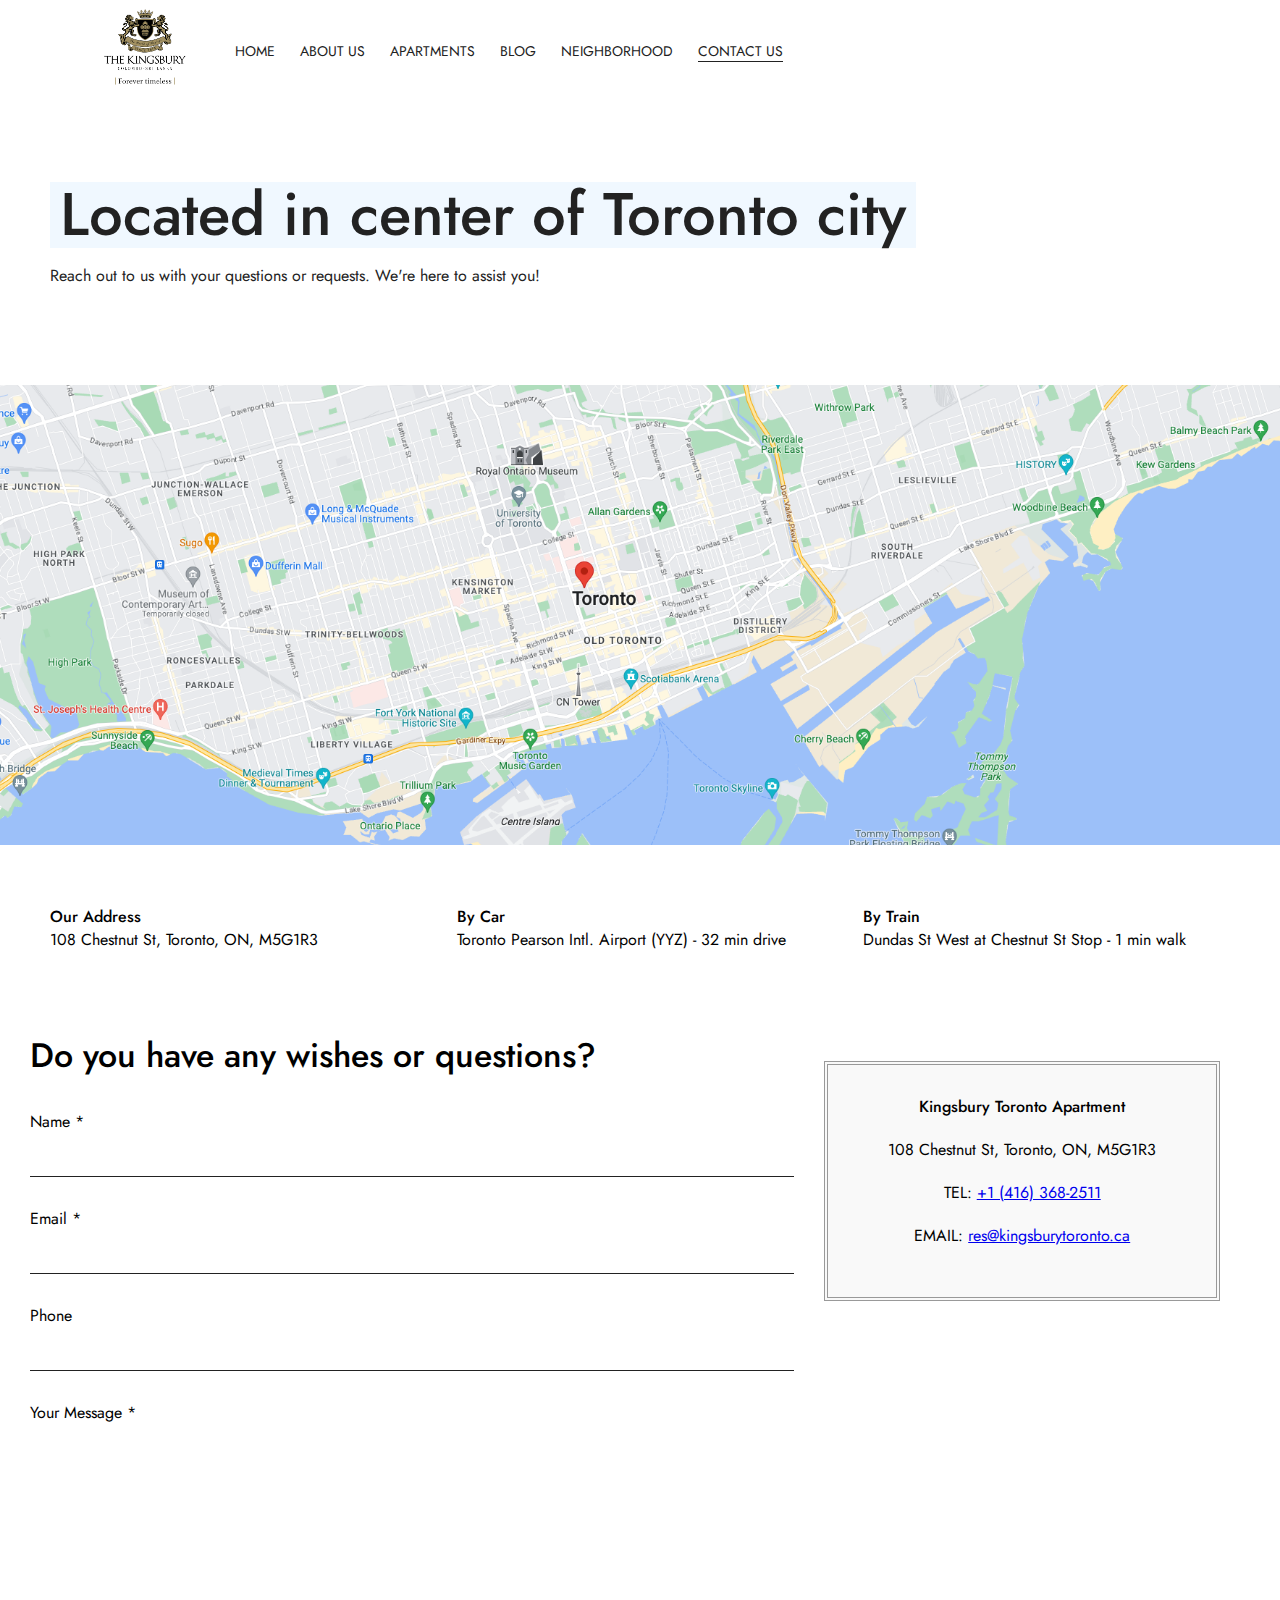
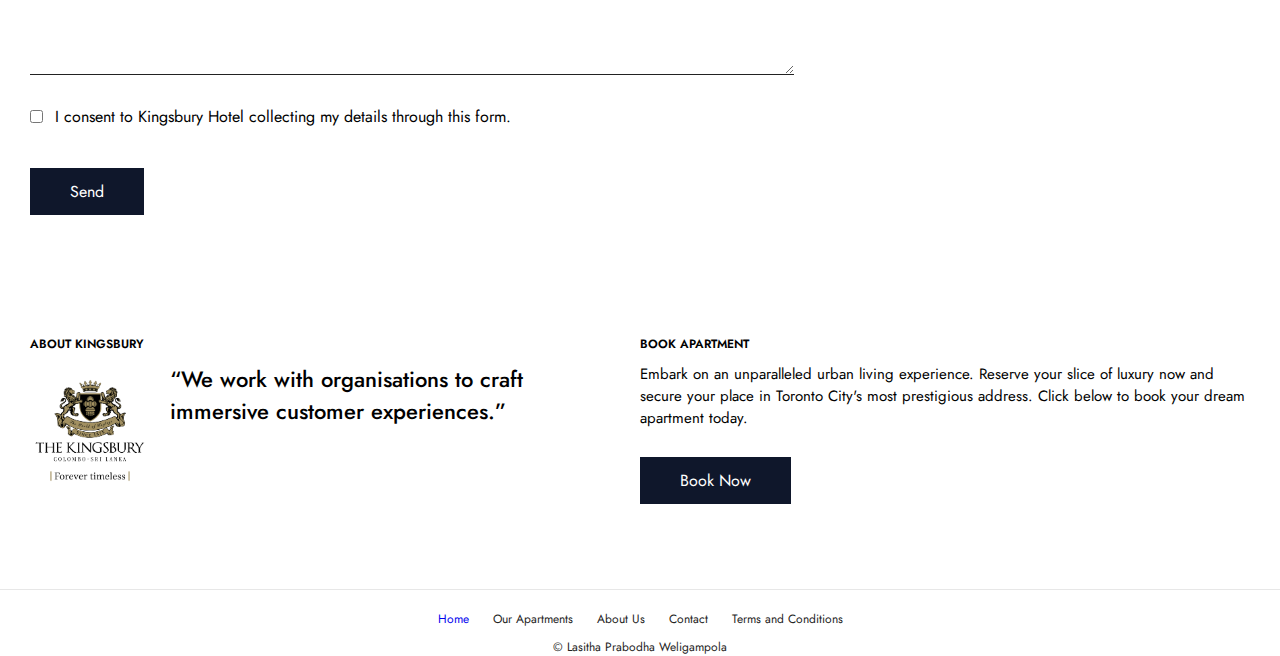
<file: contact.html>
<!DOCTYPE html>
<html lang="en">
  <head>
    <meta charset="UTF-8" />
    <meta name="viewport" content="width=device-width, initial-scale=1.0" />
    <meta
      name="description"
      content="Contact The Kingsbury Luxury Toronto Apartment for inquiries, reservations, and information about our central location."
    />
    <meta
      name="keywords"
      content="contact, Kingsbury, Luxury Toronto Apartment, central location, address, phone, email"
    />
    <meta name="author" content="The Kingsbury Luxury Toronto Apartment" />

    <meta property="og:title" content="Contact Us - The Kingsbury Luxury Toronto Apartment" />
    <meta
      property="og:description"
      content="Contact The Kingsbury Luxury Toronto Apartment for inquiries, bookings, and more. Reach out to us and experience unparalleled urban living."
    />
    <meta property="og:image" content="https://kingsbury-toronto-website.web.app/assets/images/home/logo.png" />
    <meta property="og:url" content="https://kingsbury-toronto-website.web.app/contact.html" />
    <meta property="og:type" content="website" />

    <title>Contact Us - The Kingsbury Luxury Toronto Apartment</title>
    <link rel="preconnect" href="https://fonts.googleapis.com" />
    <link rel="preconnect" href="https://fonts.gstatic.com" crossorigin />
    <link rel="stylesheet" href="assets/css/main.css" />
    <link rel="stylesheet" href="assets/css/contact.css" />
    <link rel="apple-touch-icon" sizes="180x180" href="/apple-touch-icon.png" />
    <link rel="icon" type="image/png" sizes="32x32" href="/favicon-32x32.png" />
    <link rel="icon" type="image/png" sizes="16x16" href="/favicon-16x16.png" />
    <link rel="manifest" href="/site.webmanifest" />
  </head>
  <body>
    <header class="navigation">
      <div class="logo">
        <img src="assets/images/home/logo.png" alt="The Kingsbury Luxury Toronto Apartment logo" />
      </div>
      <label for="menu" tabindex="0">
        <span></span>
        <span></span>
        <span></span>
      </label>
      <input id="menu" type="checkbox" />
      <nav>
        <a href="index.html">HOME</a>
        <a href="about-us.html">ABOUT US</a>
        <a href="apartments.html">APARTMENTS</a>
        <a href="blog.html">BLOG</a>
        <a href="explore.html">NEIGHBORHOOD</a>
        <a href="contact.html" class="active">CONTACT US</a>
      </nav>
    </header>

    <main class="page-container">
      <section class="top-section">
        <div class="heading-title">
          <h1>Located in center of Toronto city</h1>
        </div>
        <div class="heading-text">
          <p>Reach out to us with your questions or requests. We're here to assist you!</p>
        </div>
      </section>

      <section class="map-view full-width"></section>
      <div class="width-limiter">
        <section class="location-details">
          <div class="detail">
            <h5>Our Address</h5>
            <p>108 Chestnut St, Toronto, ON, M5G1R3</p>
          </div>
          <div class="detail">
            <h5>By Car</h5>
            <p>Toronto Pearson Intl. Airport (YYZ) - 32 min drive</p>
          </div>
          <div class="detail">
            <h5>By Train</h5>
            <p>Dundas St West at Chestnut St Stop - 1 min walk</p>
          </div>
        </section>

        <section class="contact-form">
          <form action="">
            <h1>Do you have any wishes or questions?</h1>
            <div class="form-field">
              <label for="inpName">Name *</label>
              <input type="text" id="inpName" required aria-required="true" tabindex="1" />
            </div>
            <div class="form-field">
              <label for="inpEmail">Email *</label>
              <input type="email" id="inpEmail" required aria-required="true" tabindex="2" />
            </div>
            <div class="form-field">
              <label for="inpPhone">Phone</label>
              <input type="tel" id="inpPhone" tabindex="3" />
            </div>
            <div class="form-field message">
              <label for="txtMsg">Your Message *</label>
              <textarea rows="10" id="txtMsg" required aria-required="true" tabindex="4"></textarea>
            </div>
            <div class="form-field checkbox">
              <input type="checkbox" id="terms" class="checkbox" required aria-required="true" tabindex="5" />
              <label for="terms"> I consent to Kingsbury Hotel collecting my details through this form. </label>
            </div>

            <div class="link">
              <button type="submit" tabindex="6">Send</button>
            </div>
          </form>

          <div class="address">
            <p><strong>Kingsbury Toronto Apartment</strong></p>
            <p>108 Chestnut St, Toronto, ON, M5G1R3</p>
            <p>TEL: <a href="tel:+14163682511" tabindex="7">+1 (416) 368-2511</a></p>
            <p>EMAIL: <a href="mailto:res@kingsburytoronto.ca" tabindex="8">res@kingsburytoronto.ca</a></p>
          </div>
        </section>
      </div>
    </main>
    <footer>
      <div class="upper-footer">
        <section class="about">
          <h2>About Kingsbury</h2>
          <div class="logo-wrapper">
            <div class="logo">
              <img src="assets/images/home/logo.png" alt="The Kingsbury Luxury Toronto Apartment logo" />
            </div>

            <p>“We work with organisations to craft immersive customer experiences.”</p>
          </div>
        </section>

        <section class="book-apartment">
          <h2>Book Apartment</h2>
          <div class="content">
            <p>
              Embark on an unparalleled urban living experience. Reserve your slice of luxury now and secure your place
              in Toronto City's most prestigious address. Click below to book your dream apartment today.
            </p>

            <div class="link">
              <a href="contact.html">Book Now</a>
            </div>
          </div>
        </section>
      </div>
      <div class="bottom-footer">
        <section class="footer-nav full-width">
          <nav>
            <a href="index.html">Home</a>
            <a href="apartments.html">Our Apartments</a>
            <a href="about-us.html">About Us</a>
            <a href="contact.html">Contact</a>
            <a href="#">Terms and Conditions</a>
          </nav>
        </section>

        <section class="copyright">
          <p>© Lasitha Prabodha Weligampola</p>
        </section>
      </div>
    </footer>
  </body>
</html>
</file>
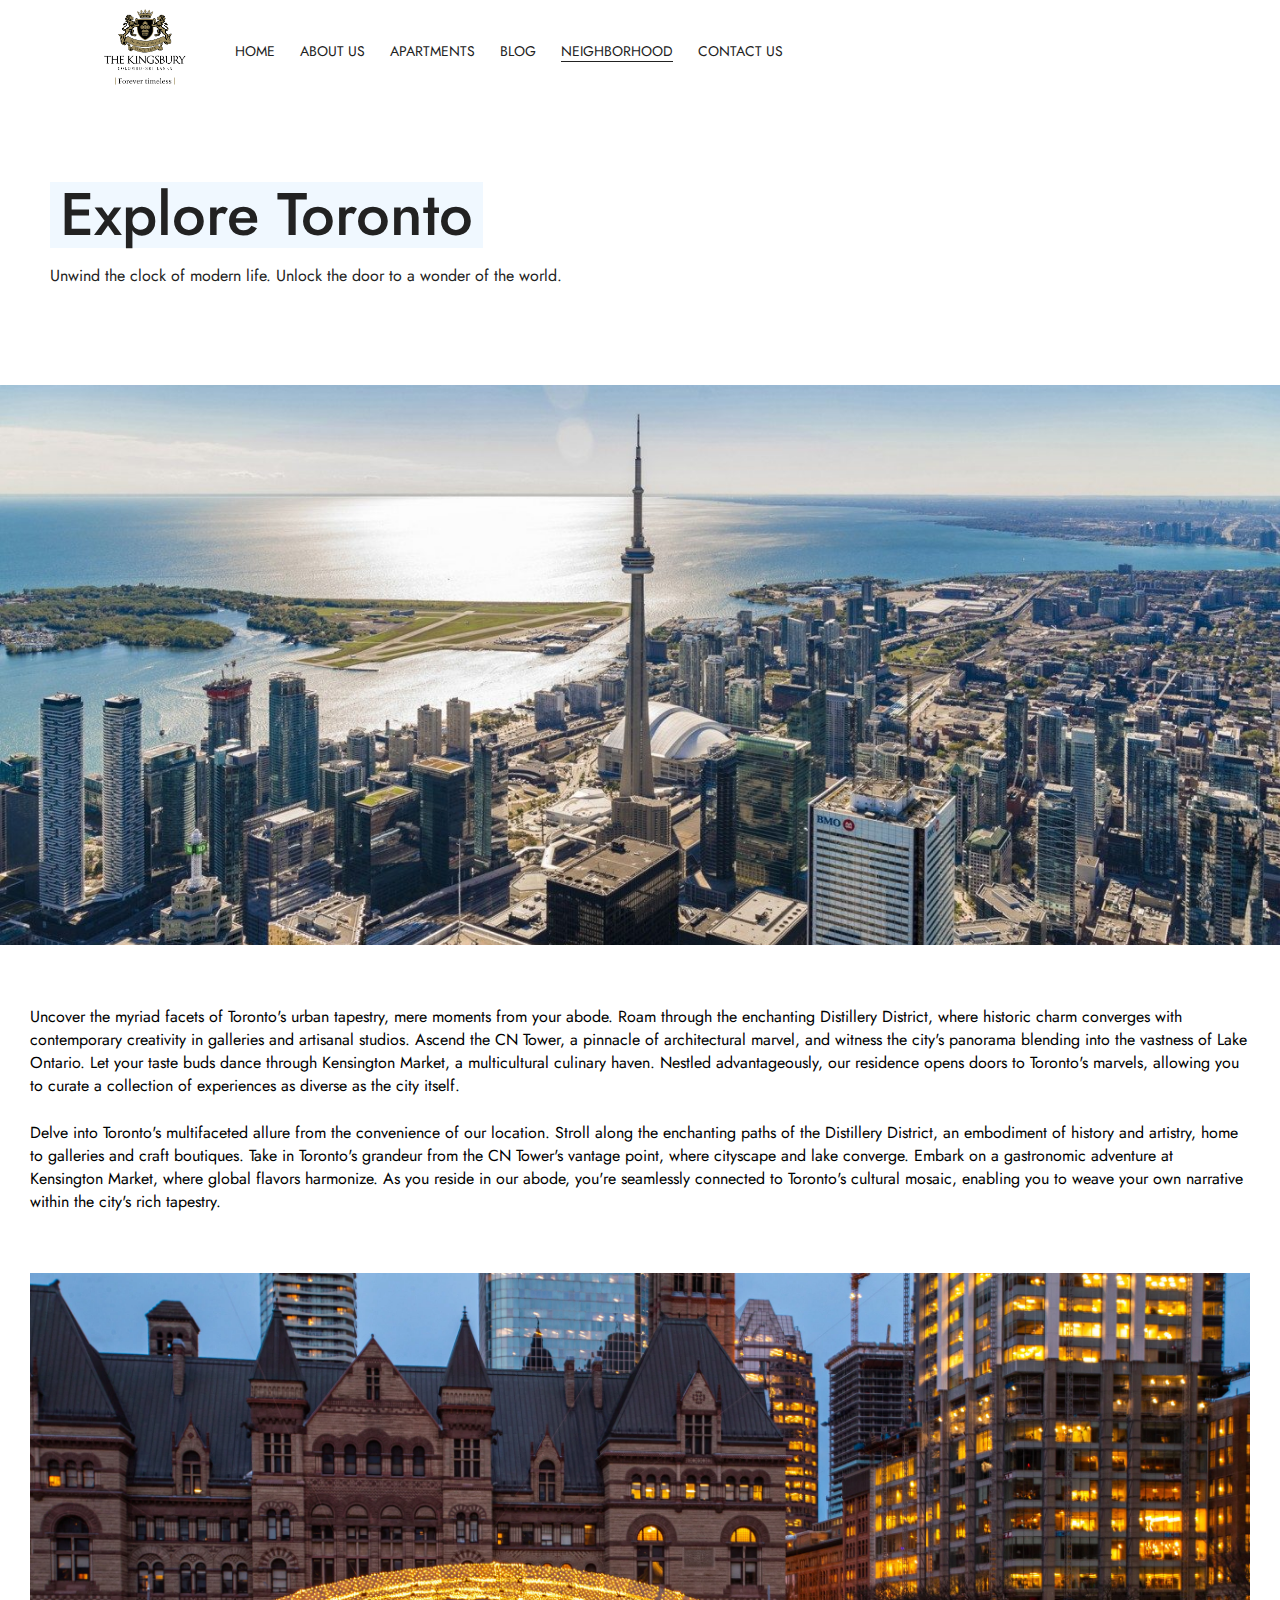
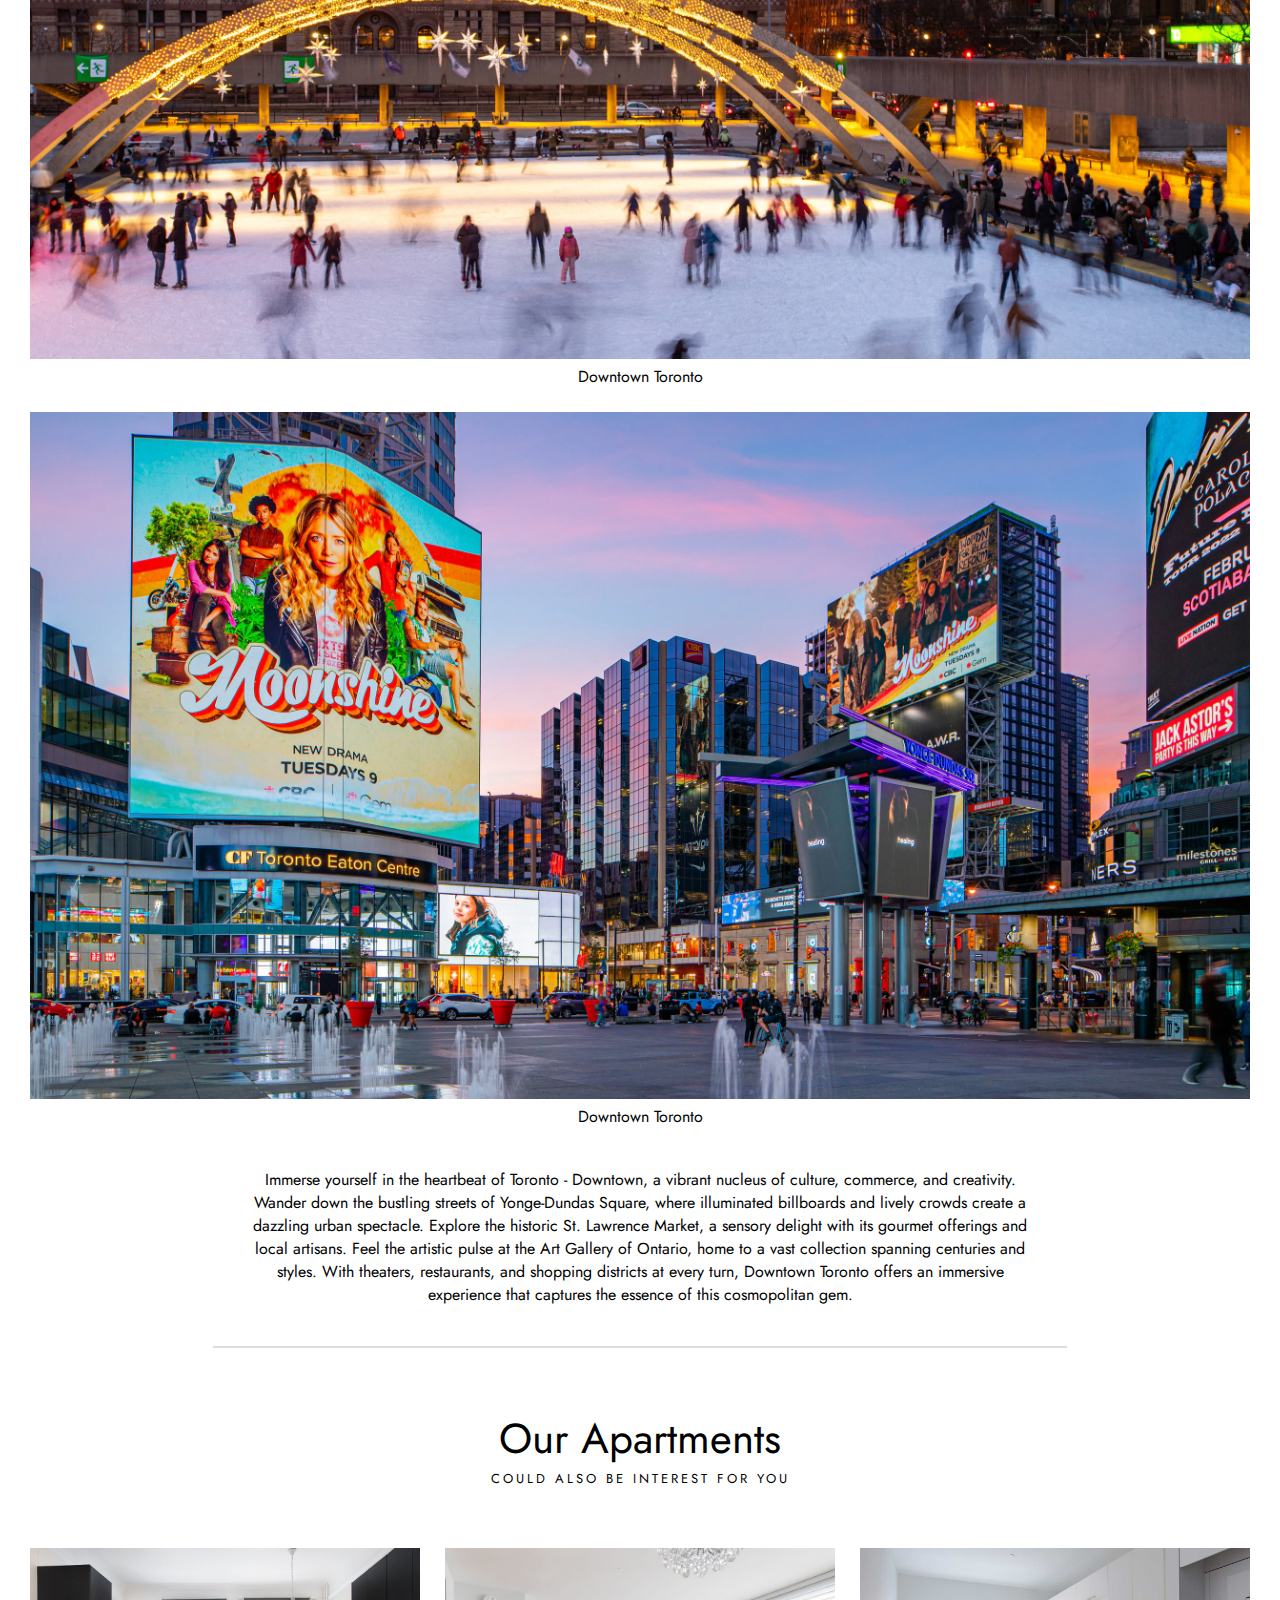
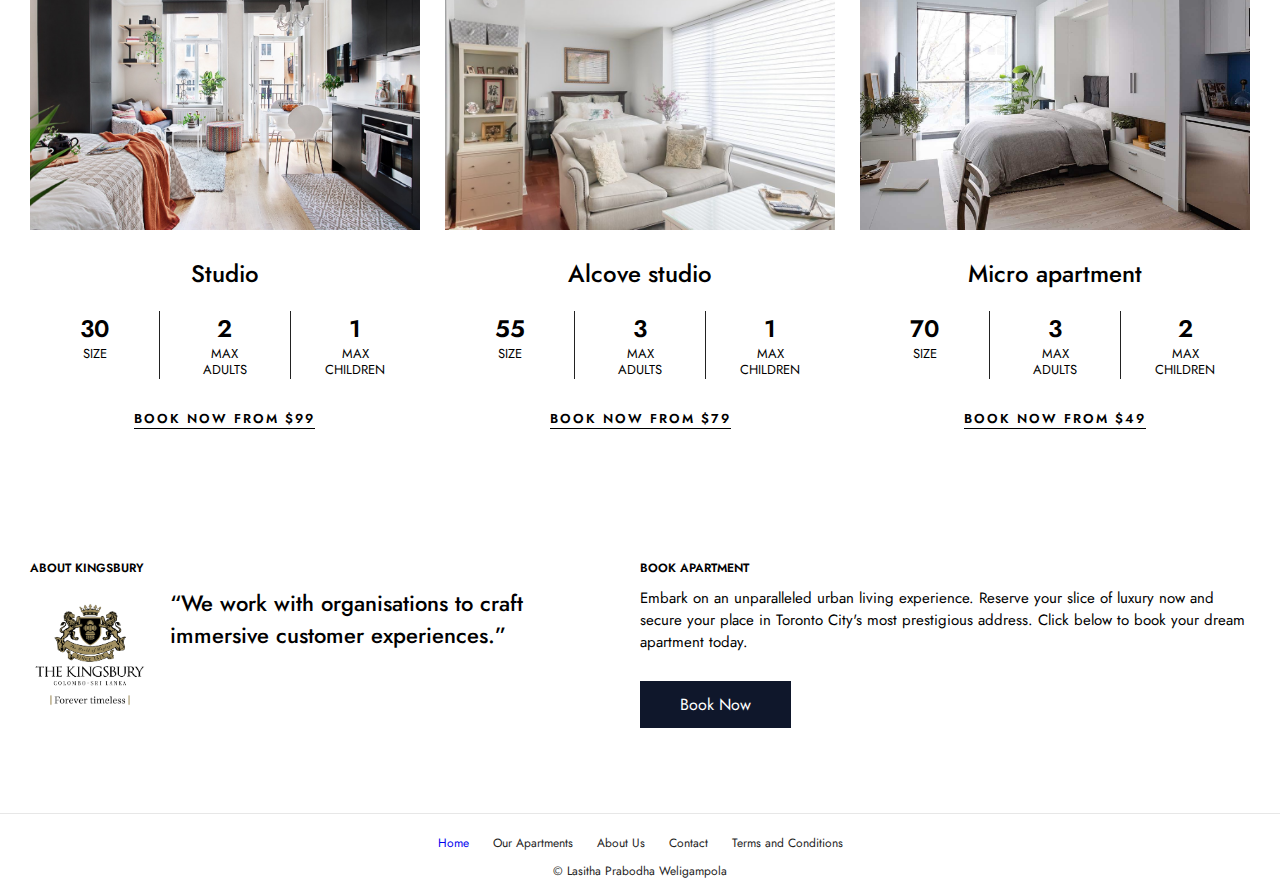
<file: explore.html>
<!DOCTYPE html>
<html lang="en">
  <head>
    <meta charset="UTF-8" />
    <meta name="viewport" content="width=device-width, initial-scale=1.0" />
    <meta
      name="description"
      content="Discover Toronto's attractions and luxury living at The Kingsbury Apartments. Explore Downtown Toronto, Distillery District, CN Tower, and more. Book your dream apartment today."
    />
    <meta
      name="keywords"
      content="Explore Toronto, Kingsbury Luxury Apartments, Downtown Toronto, Distillery District, CN Tower, Luxury Living, Toronto Attractions"
    />
    <meta name="author" content="The Kingsbury Luxury Toronto Apartment" />
    <meta property="og:title" content="Explore Around Us - The Kingsbury Luxury Toronto Apartment" />
    <meta
      property="og:description"
      content="Explore what's around The Kingsbury Luxury Toronto Apartment. Discover Toronto's landmarks, culture, and culinary scene from our prime location."
    />
    <meta property="og:image" content="https://kingsbury-toronto-website.web.app/assets/images/home/logo.png" />
    <meta property="og:url" content="https://kingsbury-toronto-website.web.app/explore.html" />
    <meta property="og:type" content="website" />

    <title>Explore Around Us - The Kingsbury Luxury Toronto Apartment</title>
    <link rel="preconnect" href="https://fonts.googleapis.com" />
    <link rel="preconnect" href="https://fonts.gstatic.com" crossorigin />
    <link rel="stylesheet" href="assets/css/main.css" />
    <link rel="stylesheet" href="assets/css/explore.css" />
    <link rel="apple-touch-icon" sizes="180x180" href="/apple-touch-icon.png" />
    <link rel="icon" type="image/png" sizes="32x32" href="/favicon-32x32.png" />
    <link rel="icon" type="image/png" sizes="16x16" href="/favicon-16x16.png" />
    <link rel="manifest" href="/site.webmanifest" />
  </head>
  <body>
    <header class="navigation">
      <div class="logo">
        <img src="assets/images/home/logo.png" alt="The Kingsbury Luxury Toronto Apartment logo" />
      </div>
      <label for="menu" tabindex="0">
        <span></span>
        <span></span>
        <span></span>
      </label>
      <input id="menu" type="checkbox" />
      <nav>
        <a href="index.html">HOME</a>
        <a href="about-us.html">ABOUT US</a>
        <a href="apartments.html">APARTMENTS</a>
        <a href="blog.html">BLOG</a>
        <a href="explore.html" class="active">NEIGHBORHOOD</a>
        <a href="contact.html">CONTACT US</a>
      </nav>
    </header>
    <main class="page-container">
      <section class="top-section">
        <div class="heading-title">
          <h1>Explore Toronto</h1>
        </div>
        <div class="heading-text">
          <p>Unwind the clock of modern life. Unlock the door to a wonder of the world.</p>
        </div>
      </section>

      <section class="city-view full-width"></section>

      <div class="width-limiter">
        <section class="toronto-description">
          <p>
            Uncover the myriad facets of Toronto's urban tapestry, mere moments from your abode. Roam through the
            enchanting Distillery District, where historic charm converges with contemporary creativity in galleries and
            artisanal studios. Ascend the CN Tower, a pinnacle of architectural marvel, and witness the city's panorama
            blending into the vastness of Lake Ontario. Let your taste buds dance through Kensington Market, a
            multicultural culinary haven. Nestled advantageously, our residence opens doors to Toronto's marvels,
            allowing you to curate a collection of experiences as diverse as the city itself.
          </p>
          <p>
            Delve into Toronto's multifaceted allure from the convenience of our location. Stroll along the enchanting
            paths of the Distillery District, an embodiment of history and artistry, home to galleries and craft
            boutiques. Take in Toronto's grandeur from the CN Tower's vantage point, where cityscape and lake converge.
            Embark on a gastronomic adventure at Kensington Market, where global flavors harmonize. As you reside in our
            abode, you're seamlessly connected to Toronto's cultural mosaic, enabling you to weave your own narrative
            within the city's rich tapestry.
          </p>
        </section>

        <section class="images">
          <img src="assets/images/toronto/downtown-toronto-1.webp" alt="Walk downtown toronto" />
          <p>Downtown Toronto</p>
          <img src="assets/images/toronto/downtown-toronto-2.webp" alt="Walk downtown toronto" />
          <p>Downtown Toronto</p>
        </section>

        <section class="downtown-toronto">
          <p>
            Immerse yourself in the heartbeat of Toronto - Downtown, a vibrant nucleus of culture, commerce, and
            creativity. Wander down the bustling streets of Yonge-Dundas Square, where illuminated billboards and lively
            crowds create a dazzling urban spectacle. Explore the historic St. Lawrence Market, a sensory delight with
            its gourmet offerings and local artisans. Feel the artistic pulse at the Art Gallery of Ontario, home to a
            vast collection spanning centuries and styles. With theaters, restaurants, and shopping districts at every
            turn, Downtown Toronto offers an immersive experience that captures the essence of this cosmopolitan gem.
          </p>
        </section>
        <hr />

        <section class="our-rooms">
          <h1>Our Apartments</h1>
          <h6>Could also be interest for you</h6>
          <div class="rooms">
            <div class="room">
              <img src="assets/images/apartments/Studio-apartment.jpeg" alt="studio apartment in Kingsbury Toronto" />
              <h3>Studio</h3>
              <div class="room-grid">
                <div class="room-grid-child">
                  <div class="value">30</div>
                  <div class="label">SIZE</div>
                </div>
                <div class="room-grid-child">
                  <div class="value">2</div>
                  <div class="label">
                    MAX <br />
                    ADULTS
                  </div>
                </div>
                <div class="room-grid-child">
                  <div class="value">1</div>
                  <div class="label">
                    MAX <br />
                    CHILDREN
                  </div>
                </div>
              </div>
              <div class="book-now">
                <a href="contact.html"> <h3>Book now from $99</h3></a>
              </div>
            </div>
            <div class="room">
              <img
                src="assets/images/apartments/Alcove-Studio-Apartment.jpeg"
                alt="Alcove studio apartment in Kingsbury Toronto"
              />
              <h3>Alcove studio</h3>
              <div class="room-grid">
                <div class="room-grid-child">
                  <div class="value">55</div>
                  <div class="label">SIZE</div>
                </div>
                <div class="room-grid-child">
                  <div class="value">3</div>
                  <div class="label">
                    MAX <br />
                    ADULTS
                  </div>
                </div>
                <div class="room-grid-child">
                  <div class="value">1</div>
                  <div class="label">
                    MAX <br />
                    CHILDREN
                  </div>
                </div>
              </div>
              <div class="book-now">
                <a href="contact.html"> <h3>Book now from $79</h3></a>
              </div>
            </div>
            <div class="room">
              <img
                src="assets/images/apartments/micro-apartment.jpeg"
                alt="micro studio apartment in Kingsbury Toronto"
              />
              <h3>Micro apartment</h3>
              <div class="room-grid">
                <div class="room-grid-child">
                  <div class="value">70</div>
                  <div class="label">SIZE</div>
                </div>
                <div class="room-grid-child">
                  <div class="value">3</div>
                  <div class="label">
                    MAX <br />
                    ADULTS
                  </div>
                </div>
                <div class="room-grid-child">
                  <div class="value">2</div>
                  <div class="label">
                    MAX <br />
                    CHILDREN
                  </div>
                </div>
              </div>
              <div class="book-now">
                <a href="contact.html"> <h3>Book now from $49</h3></a>
              </div>
            </div>
          </div>
        </section>
      </div>
    </main>

    <footer>
      <div class="upper-footer">
        <section class="about">
          <h2>About Kingsbury</h2>
          <div class="logo-wrapper">
            <div class="logo">
              <img src="assets/images/home/logo.png" alt="The Kingsbury Luxury Toronto Apartment logo" />
            </div>

            <p>“We work with organisations to craft immersive customer experiences.”</p>
          </div>
        </section>

        <section class="book-apartment">
          <h2>Book Apartment</h2>
          <div class="content">
            <p>
              Embark on an unparalleled urban living experience. Reserve your slice of luxury now and secure your place
              in Toronto City's most prestigious address. Click below to book your dream apartment today.
            </p>

            <div class="link">
              <a href="contact.html">Book Now</a>
            </div>
          </div>
        </section>
      </div>
      <div class="bottom-footer">
        <section class="footer-nav full-width">
          <nav>
            <a href="index.html">Home</a>
            <a href="apartments.html">Our Apartments</a>
            <a href="about-us.html">About Us</a>
            <a href="contact.html">Contact</a>
            <a href="#">Terms and Conditions</a>
          </nav>
        </section>

        <section class="copyright">
          <p>© Lasitha Prabodha Weligampola</p>
        </section>
      </div>
    </footer>
  </body>
</html>
</file>
<file: assets/css/main.css>
@import "https://fonts.googleapis.com/css2?family=Jost:wght@300;400;500&display=swap";

* {
  margin: 0;
  padding: 0;
  border: 0;
  font-size: 100%;
  font: inherit;
  vertical-align: baseline;
}

body {
  font-family: "Jost", sans-serif; 
}

.full-width {
  margin-left: -30px;
  margin-right: -30px;
}
 
.navigation {
  display: block;
  padding: 4px 30px;
  position: fixed;
  top: 0;
  background: white;
  width: 100%;
  z-index: 1050;
}

.navigation .logo img {
  width: 90px;
}

.navigation nav {
  padding: 35px 0;
  padding-left: 35px;

  display: flex;
  flex-direction: column;
}

.navigation nav a {
  padding: 0 10px;
  text-decoration: none;
  color: #222222;
  font-size: 14px;
  margin-bottom: 10px;
}

.navigation nav a.active {
  border-bottom: 1px solid;
}

.navigation input[type="checkbox"] {
  display: none;
}

.navigation label {
  text-align: right;
  display: block;
  padding: 0.5em;
  line-height: 1.6em;
  position: relative;
  float: right;
  right: 40px;
  top: 6px;
}

.navigation input[type="checkbox"]:not(:checked) + nav {
  display: none;
}

.navigation .logo {
  display: inline-block;
}

.navigation .menu {
  width: fit-content;
  float: right;
  position: relative;
  right: 48px;
}

/*
 *  hamburger
 */
.navigation label span {
  display: block;
  width: 33px;
  height: 4px;
  margin-bottom: 5px;
  position: relative;

  background: #cdcdcd;
  border-radius: 3px;

  z-index: 1;

  transform-origin: 4px 0px;

  transition: transform 0.5s cubic-bezier(0.77, 0.2, 0.05, 1), background 0.5s cubic-bezier(0.77, 0.2, 0.05, 1),
    opacity 0.55s ease;
}

.navigation label span:first-child {
  transform-origin: 0% 0%;
}

.navigation label span:last-child {
  transform-origin: 0% 100%;
}

/* 
  * Transform all the slices of hamburger
  * into a crossmark.
  */
.navigation label:has(~ input:checked) span {
  opacity: 1;
  transform: rotate(45deg) translate(-2px, -1px);
  background: #232323;
}

.navigation label:has(~ input:checked) span:nth-child(2) {
  opacity: 0;
  transform: rotate(0deg) scale(0.2, 0.2);
}

.navigation label:has(~ input:checked) span:last-child {
  transform: rotate(-45deg) translate(-2px, 0px);
}

.page-container {
  padding: 0 30px;
  margin-top: 100px;
}
.top-section .heading-title {
  width: fit-content;
  background: aliceblue;
  padding: 0 10px;
}

footer {
  padding: 0 30px;
  padding-top: 40px;
}

footer .book-apartment,
footer .about {
  margin-bottom: 40px;
}
footer .book-apartment h2,
footer .about h2 {
  margin: 10px 0;
  font-weight: 600;
  font-size: 12px;
  text-transform: uppercase;
  text-align: center;
}

footer .about .logo {
  padding: 10px 0;
  padding-bottom: 25px;
  text-align: center;
}

footer .about .logo img {
  width: 120px;
}

footer .about p {
  font-size: 26px;
  font-weight: 500;
  text-align: center;
}

footer .book-apartment .content p {
  font-size: 15px;
  font-weight: 400;
  text-align: center;
}

footer .book-apartment .content .link {
  text-align: center;
  margin-top: 40px;
}

footer .book-apartment .content .link a {
  background-color: #0f172b;
  color: #ffffff;
  text-decoration: none;
  padding: 12px 40px;
}

footer .footer-nav {
  font-size: 12px;
  font-weight: 400;
  border-top: 1px solid #e7e7e7;
  padding-top: 20px;
  padding-bottom: 10px;
  padding-left: 20px;
  padding-right: 20px;
  clear: both;
  -webkit-font-smoothing: antialiased;
}

footer .footer-nav nav {
  text-align: center;
}
footer .footer-nav nav a {
  text-decoration: none;
}
footer .footer-nav nav a:not(:first-child) {
  margin-left: 20px;
  color: #222222;
}

footer .copyright {
  text-align: center;
  padding: 0 30px 0 30px;
}

footer .copyright p {
  font-size: 12px;
  color: #222222;
  font-weight: 400;
}

@media (min-width: 768px) {
  .navigation {
    padding: 4px 100px;
  }

  .navigation nav a {
    padding: 0 !important;
    margin: 0 10px !important;
  }
  .upper-footer {
    display: flex;
    padding: 30px 0px;
  }

  footer {
    max-width: 1425px;
    margin-left: auto;
    margin-right: auto;
  }

  footer .book-apartment,
  footer .about {
    flex: 1;
  }

  footer .book-apartment > *,
  footer .book-apartment > .content > *,
  footer .about > * {
    text-align: left !important;
  }

  footer .about {
    display: flex;
    flex-direction: column;
  }

  footer .about .logo-wrapper {
    display: flex;
    gap: 20px;
  }
  footer .about .logo-wrapper p {
    text-align: left !important;
    font-size: 22px;
    padding-right: 80px;
  }
  .navigation nav {
    display: block !important;
  }

  .navigation {
    display: flex !important;
  }

  .navigation label {
    display: none !important;
  }
}
</file>
<file: assets/css/home.css>
.top-section {
  color: #222222;
  padding: 80px 25px;
  min-height: calc(100vh - 775px);
  display: flex;
  flex-direction: column;
  justify-content: center;
}

.top-section .heading-title {
  font-weight: 500;
  font-size: 40px;
  line-height: 1.1em;
  text-align: left;
}

.top-section .heading-text {
  text-align: left;
  padding: 16px 0;
}

/* Rooms section */
.rooms {
  background-color: #0f172b;
}

.room-details {
  padding: 60px 40px 30px;
  color: #ffffff;
}

.room-details .room-name {
  font-size: 26px;
}

.room-price {
  margin-top: 20px;
}

.room-price .label {
  font-size: 16px;
}

.room-price .value {
  font-size: 32px;
}

.room-properties {
  display: flex;
  flex-direction: column;
  margin-top: 30px;
}

.room-properties .label {
  font-weight: 700;
}

.room-properties p {
  padding-top: 8px;
  padding-bottom: 8px;
  font-weight: 300;
}

.view-details {
  margin-top: 50px;
  margin-bottom: 50px;
}

.view-details .link {
  border: 2px solid #ffffff;
  padding: 10px 50px;
  text-decoration: none;
  color: #ffffff;
}

.room-image {
  line-height: 0;
}

.room-image img {
  width: 100%;
  height: 62vh;
  object-fit: cover;
}

@media (min-width: 768px) {
  .top-section {
    height: unset;
    padding-left: 100px;
    padding-bottom: 100px;
    max-width: 1425px;
    margin: auto;
  }

  .top-section .heading-title {
    font-size: 60px;
  }

  .room {
    display: flex;
  }

  .room-details {
    flex-basis: 30%;
    padding: 60px 0px 30px 60px;
  }

  .room-properties .property {
    display: flex;
  }

  .room-image {
    flex: 1;
  }

  .room-image img {
    min-height: 100%;
  }
  .room-properties .property .label {
    flex-basis: 40%;
  }
  .room-properties .property .value {
    flex: 1;
  }
}

/* Why choose section */
.why-kingsbury {
  margin-top: 75px;
  margin-bottom: 60px;
}

.why-kingsbury > h2 {
  color: #222222;
  font-size: 32px;
  font-weight: 500;
  margin-bottom: 30px;
  text-align: center;
}

.why-kingsbury .reasons {
  display: flex;
  padding-top: 20px;
  flex-wrap: wrap;
}

.reasons .reason {
  display: flex;
}

.reasons .reason .image {
  padding-top: 12px;
  flex-basis: 30%;
  text-align: center;
}
.reasons .reason .content {
  flex: 1;
  line-height: 2;
}

.reasons .image img {
  width: 60%;
  opacity: 50%;
}

.reasons .content h5 {
  font-size: 20px;
  font-weight: 600;
}

.reasons .content p {
  padding: 16px 0;
}

@media (min-width: 426px) and (max-width: 767px) {
  .reasons .image img {
    width: 80px;
  }
}

@media (min-width: 768px) {
  .reasons {
    flex-direction: row;
  }
  .reasons .reason {
    flex: 1;
  }
  .why-kingsbury {
    max-width: 1425px;
    margin-left: auto;
    margin-right: auto;
  }
}

@media (min-width: 1024px) {
  .reasons .image img {
    width: 50%;
  }
}

/* Interior Design */
.our-location,
.interior-design {
  background-color: #0f172b;
  color: #ffffff;
}
.our-location .content,
.interior-design .content {
  padding: 60px 40px;
}
.our-location .content h1,
.interior-design .content h1 {
  font-size: 30px;
  font-weight: 500;
}
.our-location .content p,
.interior-design .content p {
  font-size: 16px;
  padding-top: 16px;
  padding-bottom: 16px;
}
.our-location .content .link,
.interior-design .content .link {
  padding-top: 16px;
  padding-bottom: 16px;
}
.our-location .content .link a,
.interior-design .content .link a {
  text-decoration: none;
  color: #ffc107;
}
.our-location .map,
.interior-design .image {
  line-height: 0;
}
.interior-design .image img,
.our-location .map img {
  height: 40vh;
  width: 100%;
  object-fit: cover;
  filter: saturate(0.5);
  object-position: center;
}

@media (min-width: 768px) {
  .interior-design,
  .our-location {
    display: flex;
  }

  .interior-design .content,
  .our-location .content {
    width: calc(50% - 120px);
  }

  .interior-design .image,
  .our-location .map {
    width: 50%;
  }
  .interior-design .image img,
  .our-location .map img {
    min-height: 100%;
  }

  .our-location .content,
  .interior-design .content {
    padding: 120px 60px;
  }
}
</file>
<file: assets/css/about-us.css>
.navigation {
  background-color: transparent !important;
}
.navigation nav a {
  color: #eee;
  text-shadow: 0px 0px 8px rgba(0, 0, 0, 1);
}

.navigation .logo {
  background-color: white;
}

.main-container {
  padding-top: 0 !important;
}
.page-container {
  margin-top: 0 !important;
}

.about-us {
  color: #222222;
  padding: 80px;
  min-height: calc(100vh - 500px);

  display: flex;
  flex-direction: column;
  justify-content: center;

  background: url(../images/general/about-us-background.jpeg);
  background-position: center;
  background-size: cover;
  background-repeat: no-repeat;
  /* padding-left: 216px; */
}

.about-us h1 {
  font-size: 36px;
  text-align: center;
  color: #222;
  padding: 0 10px;
  width: fit-content;
  background: rgb(240 248 255 / 50%);
  /* margin-top: 175px; */
}

.about-us p {
  font-size: 16px;
  text-transform: uppercase;
  letter-spacing: 2px;
  color: bisque;
  text-shadow: 0px 0px 5px #444;
  padding-left: 10px;
}
@media (min-width: 768px) {
  .about-us .heading-title,
  .about-us .heading-text {
    margin: 0 20%;
  }

  .about-us h1,
  .about-us p {
    text-align: start;
  }
}
.finest,
.view {
  display: flex;
  flex-direction: column;
}

.finest .images {
  min-height: calc(100vh - 376px);
  position: relative;
}

.finest .images #imgcondo {
  width: 55%;
  height: 32vh;
  position: absolute;
  bottom: 0px;
  z-index: 1;
  object-fit: cover;
  object-position: center;
}
.finest .images #imgcondo2 {
  top: 50px;
  right: 0px;
  width: 62%;
  height: 32vh;
  position: absolute;
  object-fit: cover;
  object-position: center;
}

.finest .content h1 {
  font-size: 32px;
  font-weight: 500;
  color: #222222;
  margin: 32px 0;
}

.finest .content p {
  line-height: 2;
  margin-bottom: 32px;
}

.view .images {
  margin-left: -30px;
  margin-right: -30px;
  position: relative;
}

.view .images img {
  width: 100%;
}

.view .content h2 {
  font-size: 28px;
  font-weight: 500;
  color: #222222;
  margin: 32px 0;
}

@media (min-width: 768px) {
  .finest,
  .view {
    flex-direction: row;
    margin: 0 60px;
  }
  .finest .content,
  .view .content {
    margin: 60px;
    flex-basis: 40%;
    margin-top: 180px;
  }
  .finest .images,
  .view .images {
    margin-top: 60px;
    flex-basis: 60%;
    margin-left: 0;
    margin-right: 0;
  }

  .finest .images #imgcondo2,
  .finest .images #imgcondo {
    height: 60vh;
    width: 53%;
  }
  .finest .images {
    min-height: calc(100vh - 176px);
  }

  .view .images img {
    width: 100%;
    max-height: 35vw;
    object-fit: cover;
    object-position: bottom;
  }
}
</file>
<file: assets/css/apartments.css>
.top-section {
  color: #222222;
  padding: 80px 0px;
  min-height: calc(100vh - 775px);
  display: flex;
  flex-direction: column;
  justify-content: center;
}

.top-section .heading-title {
  font-weight: 500;
  font-size: 40px;
  line-height: 1.1em;
  text-align: left;
}

.top-section .heading-text {
  text-align: left;
  padding: 16px 0;
}
.apartments {
  background-color: #0f172b;
}

.room-details {
  padding: 60px 40px 30px;
  color: #ffffff;
}

.room-details .room-name {
  font-size: 26px;
}

.room-price {
  margin-top: 20px;
}

.room-price .label {
  font-size: 16px;
}

.room-price .value {
  font-size: 32px;
}

.room-properties {
  display: flex;
  flex-direction: column;
  margin-top: 30px;
}

.room-properties .label {
  font-weight: 700;
}

.room-properties p {
  padding-top: 8px;
  padding-bottom: 8px;
  font-weight: 300;
}

.view-details {
  margin-top: 50px;
  margin-bottom: 50px;
}

.view-details .link {
  border: 2px solid #ffffff;
  padding: 10px 50px;
  text-decoration: none;
  color: #ffffff;
}

.room-image {
  line-height: 0;
}

.room-image img {
  width: 100%;
  height: 62vh;
  object-fit: cover;
}

@media (min-width: 768px) {
  .top-section {
    height: unset;
    padding-left: 20px;
    max-width: 1425px;
    margin-left: auto;
    margin-right: auto;
  }

  .top-section .heading-title {
    font-size: 60px;
  }

  .room {
    display: flex;
  }

  .room-details {
    flex-basis: 30%;
    padding: 60px 0px 30px 60px;
  }

  .room-properties .property {
    display: flex;
  }

  .room-image {
    flex: 1;
  }

  .room-image img {
    min-height: 70vh;
  }
  .room-properties .property .label {
    flex-basis: 40%;
  }
  .room-properties .property .value {
    flex: 1;
  }
}
</file>
<file: assets/css/blog.css>
.top-section {
  color: #222222;
  padding: 80px 0px;
  min-height: calc(100vh - 775px);
  display: flex;
  flex-direction: column;
  justify-content: center;
}

.top-section .heading-title {
  font-weight: 500;
  font-size: 40px;
  line-height: 1.1em;
  text-align: left;
}

.top-section .heading-text {
  text-align: left;
  padding: 16px 0;
}

.width-limiter {
  max-width: 1425px;
  margin-left: auto;
  margin-right: auto;
}

/* Why choose section */
.blog {
  margin-bottom: 40px;
}

.blog > h2 {
  color: #222222;
  font-size: 32px;
  font-weight: 500;
  margin-bottom: 30px;
  text-align: center;
}

.blog .blogposts {
  display: flex;
  padding-top: 20px;
  flex-wrap: wrap;
}

.blogposts .post {
  display: block;
  margin-bottom: 60px;
}

.blogposts .post .image {
  flex-basis: 30%;
  text-align: center;
}
.blogposts .post .content {
  flex: 1;
  line-height: 2;
  margin: 0;
}

.blogposts .post .content .date {
  color: rgba(34, 34, 34, 0.5);
}

.blogposts .image img {
  height: 300px;
  width: 100%;
  /* opacity: 50%; */
}

.blogposts .content h5 {
  font-size: 24px;
  font-weight: 600;
}

.blogposts .content p {
  padding: 16px 0;
}
@media (min-width: 768px) {
  .top-section {
    height: unset;
    padding-left: 20px;
    max-width: 1425px;
    margin-left: auto;
    margin-right: auto;
  }

  .top-section .heading-title {
    font-size: 60px;
  }

  .blogposts .post {
    display: flex;
  }
  .blogposts .post .content {
    margin-left: 30px;
  }
}
</file>
<file: assets/css/contact.css>
.top-section {
  color: #222222;
  padding: 80px 0px;
  min-height: calc(100vh - 775px);
  display: flex;
  flex-direction: column;
  justify-content: center;
}

.top-section .heading-title {
  font-weight: 500;
  font-size: 40px;
  line-height: 1.1em;
  text-align: left;
}

.top-section .heading-text {
  text-align: left;
  padding: 16px 0;
}

.width-limiter {
  max-width: 1425px;
  margin-left: auto;
  margin-right: auto;
}

@media (min-width: 768px) {
  .top-section {
    height: unset;
    padding-left: 20px;

    max-width: 1425px;
    margin-left: auto;
    margin-right: auto;
  }

  .top-section .heading-title {
    font-size: 60px;
  }
}

.map-view {
  color: #222222;
  padding: 80px;
  min-height: calc(100vh - 600px);

  display: flex;
  flex-direction: column;
  justify-content: center;

  background: url(../images/general/map.png);
  background-position: center;
  background-size: cover;
  background-repeat: no-repeat;
  /* padding-left: 216px; */
}

.location-details {
  margin-top: 40px;
}

.location-details .detail {
  flex: 1;
  padding: 20px 0;
}
.location-details h5 {
  font-weight: 500;
}

@media (min-width: 768px) {
  .location-details {
    display: flex;
  }
  .location-details .detail{
    padding: 20px;
  }
}

.contact-form {
  margin-top: 60px;
  margin-bottom: 40px;
}

.contact-form input,
.contact-form textarea {
  width: 100%;
  border-color: #999999;
  background-color: #ffffff;
  color: #222222;
  border: 0;
  border-bottom: 1px solid #222;
  padding: 10px 0;
}

.contact-form h1 {
  font-size: 34px;
  font-weight: 500;
}

.contact-form .form-field {
  margin-top: 30px;
}

.contact-form form .message {
  display: flex;
  flex-direction: column;
}

.contact-form .address {
  margin: 30px 0;
  padding: 30px 30px 30px 30px;
  background-color: #f9f9f9;
  border-style: double;
  border-width: 4px 4px 4px 4px;
  border-color: #999999;
  height: fit-content;
}

.contact-form form .checkbox {
  display: flex;
  gap: 12px;
}

.contact-form form .checkbox > * {
  display: inline-block;
}
.contact-form form .checkbox input {
  width: auto;
}
.contact-form form button {
  margin-top: 40px;
  background-color: #0f172b;
  color: #ffffff;
  text-decoration: none;
  padding: 12px 40px;
}

@media (min-width: 768px) {
  .contact-form {
    display: flex;
  }
  .contact-form form {
    flex-basis: 70%;
  }
  .contact-form .address {
    flex-basis: 30%;
    margin: 30px;
  }
}

.address {
  text-align: center;
}

strong {
  font-weight: 500;
}

.address p {
  margin-bottom: 20px;
}
</file>
<file: assets/css/explore.css>
.top-section {
  color: #222222;
  padding: 80px 0px;
  min-height: calc(100vh - 775px);
  display: flex;
  flex-direction: column;
  justify-content: center;
}

.top-section .heading-title {
  font-weight: 500;
  font-size: 40px;
  line-height: 1.1em;
  text-align: left;
}

.top-section .heading-text {
  text-align: left;
  padding: 16px 0;
}

.width-limiter {
  max-width: 1425px;
  margin-left: auto;
  margin-right: auto;
}

.city-view {
  color: #222222;
  padding: 80px;
  min-height: calc(100vh - 500px);

  display: flex;
  flex-direction: column;
  justify-content: center;

  background: url(../images/toronto/Toronto-Ontario.jpeg);
  background-position: top;
  background-size: cover;
  background-repeat: no-repeat;
  /* padding-left: 216px; */
}

@media (min-width: 768px) {
  .top-section {
    height: unset;
    padding-left: 20px;
    max-width: 1425px;
    margin-left: auto;
    margin-right: auto;
  }

  .top-section .heading-title {
    font-size: 60px;
  }
}

.toronto-description {
  margin: 60px 0px;
}

.toronto-description p:first-child {
  margin-bottom: 24px;
}

.images {
  text-align: center;
  margin-left: -30px;
  margin-right: -30px;
}

.images img {
  width: 100%;
}

.images p {
  margin-bottom: 24px;
}

.downtown-toronto {
  margin: 40px 0px;
  text-align: center;
}

@media (min-width: 768px) {
  .downtown-toronto {
    padding: 0% 18%;
  }

  .images {
    width: 100%;
    margin-left: 0;
    margin-right: 0;
  }
}

hr {
  border: 1px solid #ddd;
  margin: 0 15%;
}

.our-rooms {
  padding-top: 60px;
  text-align: center;
}

.our-rooms h1 {
  font-size: 42px;
}

.our-rooms h6 {
  font-size: 13px;
  text-transform: uppercase;
  letter-spacing: 3px;
}

.our-rooms .rooms {
  display: block;
}
.our-rooms .room {
  margin-bottom: 30px;
}
.our-rooms .room-grid {
  display: flex;
}

.our-rooms img {
  width: 100%;
  height: 282px;
  object-fit: cover;
}

.our-rooms .room-grid-child {
  flex: 1;
  padding: 0 5%;
}

.our-rooms .room-grid-child:not(:last-child) {
  border-right: 1px solid #222;
}

.our-rooms .value {
  font-weight: 600;
  font-size: 24px;
}
.our-rooms .label {
  font-size: 13px;
  text-transform: uppercase;
  line-height: 1.3;
}

.our-rooms .room > h3 {
  font-size: 24px;
  font-weight: 500;
  margin-bottom: 20px;
  margin-top: 20px;
}
.our-rooms .book-now a {
  text-decoration: none;
  color: inherit;
}

.our-rooms .book-now h3 {
  border-bottom: 1px solid;
  text-transform: uppercase;
  font-size: 13px;
  font-weight: 600;
  letter-spacing: 2px;
  width: fit-content;
  margin: 0 auto;
  margin-top: 30px;
}
.our-rooms .rooms {
  margin-top: 60px;
}

@media (min-width: 768px) {
  .our-rooms .rooms {
    display: flex;
  }

  .our-rooms .room:not(:last-child) {
    margin-right: 25px;
    margin-bottom: 50px;
  }
}
</file>
